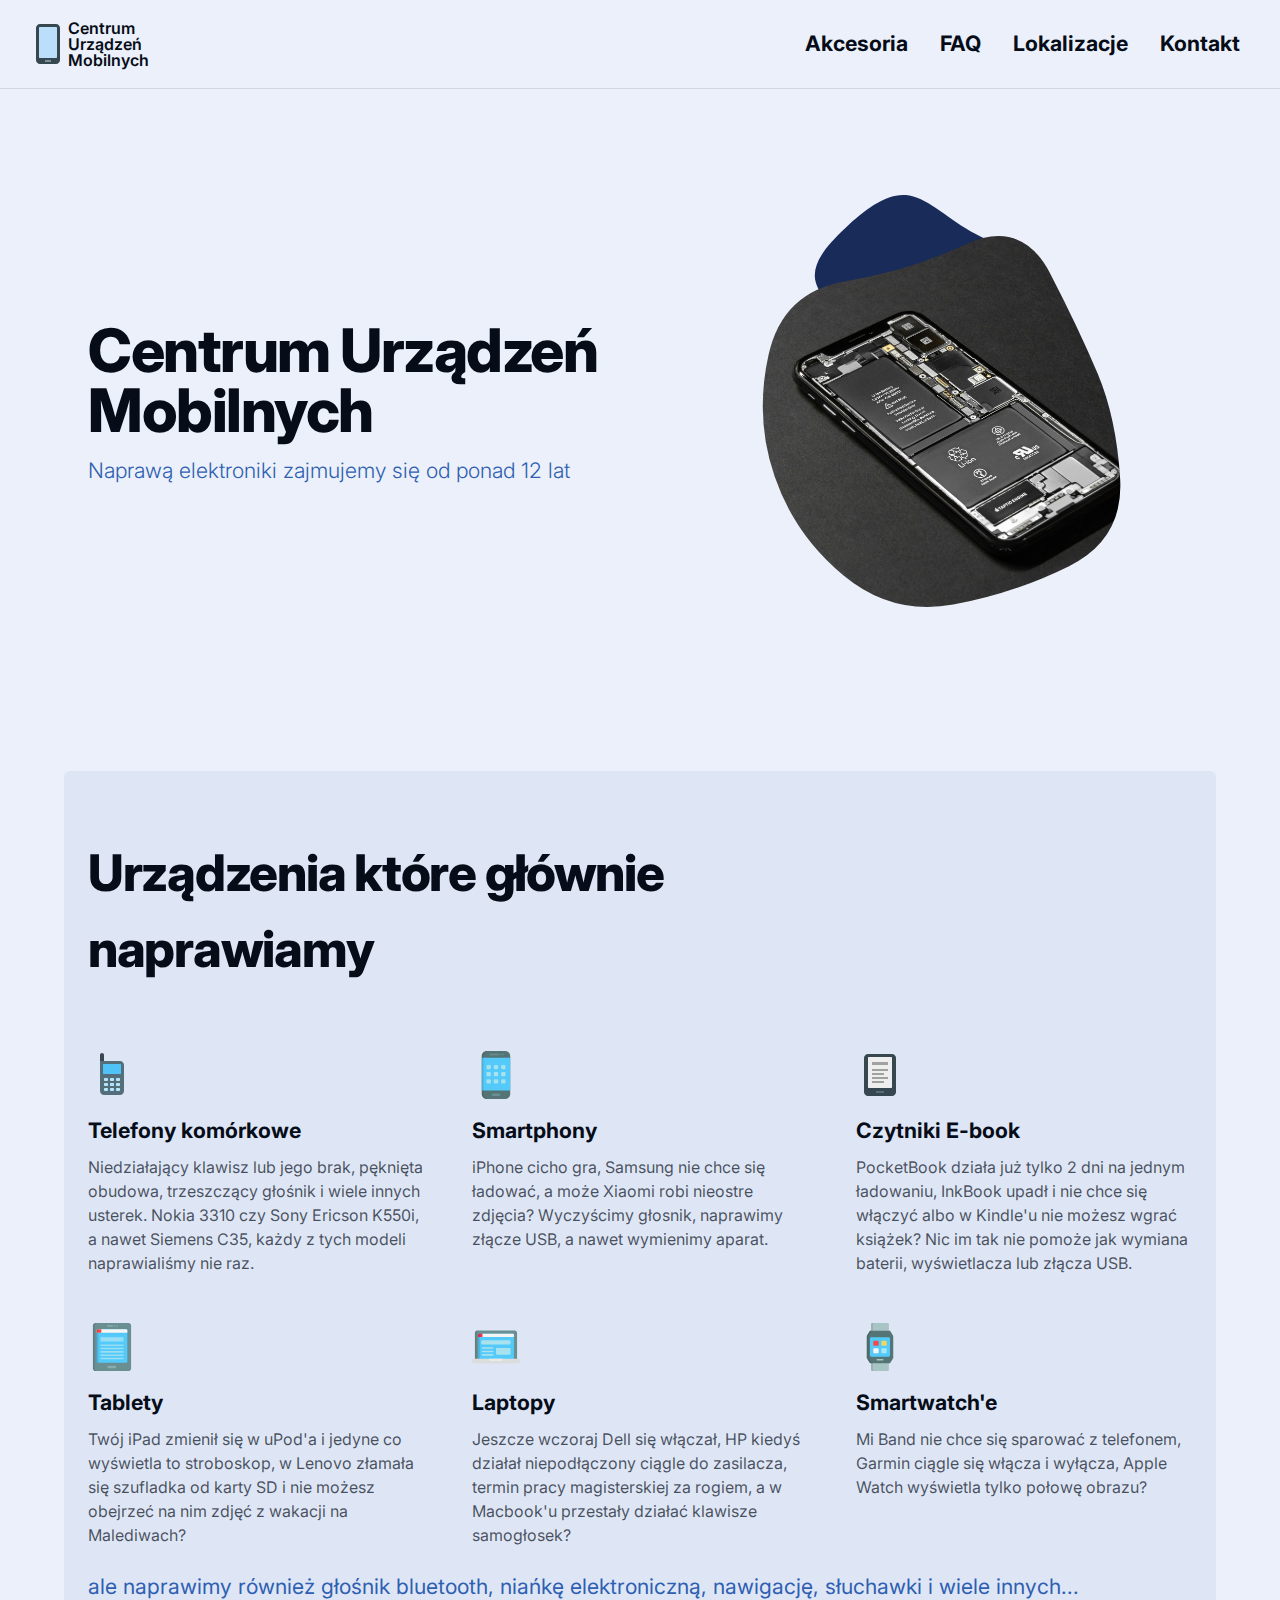
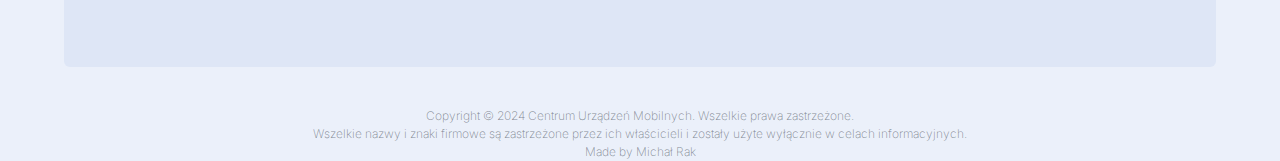
<file: index.html>
<!DOCTYPE html><html lang="pl"> <head><meta charset="UTF-8"><meta name="description" content="Strona serwisu telefonów, tabletów, laptopów, czytników e-book oraz wielu innych urządzeń elektronicznych"><meta name="viewport" content="width=device-width"><link rel="icon" type="image/svg+xml" href="/phone-android.svg"><meta name="generator" content="Astro v4.0.1"><title>  Centrum Urządzeń Mobilnych</title><meta name="astro-view-transitions-enabled" content="true"><meta name="astro-view-transitions-fallback" content="animate"><link rel="stylesheet" href="/_astro/accessories.uBlfj_4X.css" /><script type="module" src="/_astro/hoisted.orYLOFLh.js"></script></head> <body class="bg-background flex flex-col min-h-screen w-screen justify-center inset-0 font-heading"> <header> <nav class="relative border-b dark:border-white/10 border-black/10 bg-background px-4 py-1 lg:px-6 lg:py-4"> <div class="flex flex-wrap justify-between items-center mx-auto max-w-screen-xl"> <a href="/" class="flex items-center -space-x-4 group"> <img src="/phone-android.svg" class="mr-3 h-9 sm:h-12" alt="Page logo"> <div class="flex flex-col items-start -space-y-2 text-text group-hover:text-accent transition-colors duration-300"> <span class="font-semibold text-sm md:text-base">Centrum</span> <span class="font-semibold text-sm md:text-base">Urządzeń</span> <span class="font-semibold text-sm md:text-base">Mobilnych</span> </div> </a> <input class="md:hidden peer/menu z-10 w-5 h-4 -mr-1 opacity-0" type="checkbox"> <span class="md:hidden absolute right-3 w-5 h-1 bg-primary rounded peer-checked/menu:rotate-45 peer-checked/menu:-translate-y-[0px] translate-y-[6px] transition-all duration-300"></span> <span class="md:hidden absolute right-3 w-5 h-1 bg-primary rounded peer-checked/menu:hidden transition-all duration-300"></span> <span class="md:hidden absolute right-3 w-5 h-1 bg-primary rounded peer-checked/menu:-rotate-45 peer-checked/menu:translate-y-[0px] -translate-y-[6px] transition-all duration-300"></span> <div class="bg-background/90 md:bg-transparent fixed md:relative px-4 py-1 peer-checked/menu:-translate-x-[768px] ml-[768px] md:ml-0 top-12 left-0 md:left-auto md:right-0 md:top-0 justify-between items-center w-full md:flex md:w-auto lg:order-1 transition-transform duration-300"> <ul class="flex flex-col items-end md:items-center my-auto font-medium md:flex-row md:space-x-6 lg:space-x-8"> <!-- <li>
            <a href="#" class="nav_link">Company</a>
          </li> --> <li> <a href="/accessories" class="nav_link">Akcesoria</a> </li> <li> <a href="/faq" class="nav_link">FAQ</a> </li> <li> <a href="/locations" class="nav_link">Lokalizacje</a> </li> <li> <a href="/contact" class="nav_link">Kontakt</a> </li> </ul> </div> </div> </nav> </header>  <main class="flex flex-col justify-center w-full items-center py-6 px-5 space-y-8 lg:py-10 lg:px-16 lg:space-y-16">  <section class="bg-background"> <div class="grid max-w-screen-xl px-6 py-8 mx-auto lg:gap-8 xl:gap-0 lg:py-16 lg:grid-cols-12"> <div class="mr-auto place-self-center lg:col-span-7"> <h1 class="text-text max-w-2xl mb-4 text-4xl font-extrabold tracking-tight leading-none md:text-5xl xl:text-6xl">Centrum Urządzeń Mobilnych</h1> <p class="text-accent max-w-2xl mb-6 font-light lg:mb-8 md:text-lg lg:text-xl">Naprawą elektroniki zajmujemy się od ponad 12 lat</p> </div> <div class="hidden lg:mt-0 lg:col-span-5 lg:flex relative"> <svg class="w-[350px] h-[350px] absolute " viewBox="0 30 200 200" xmlns="http://www.w3.org/2000/svg"> <path class="fill-primary" d="M36.5,-48C51.3,-39.6,69.8,-34.2,79.5,-21.7C89.2,-9.3,90,10.1,84.2,27.2C78.4,44.3,66.1,59.2,51,62.8C35.9,66.3,17.9,58.6,6.3,49.9C-5.4,41.3,-10.8,31.8,-15.2,24.7C-19.6,17.7,-23.1,13.2,-30.9,6.1C-38.7,-1,-50.8,-10.7,-52.5,-20.6C-54.1,-30.5,-45.4,-40.5,-34.9,-50.3C-24.5,-60.1,-12.2,-69.7,-0.7,-68.8C10.9,-67.9,21.8,-56.4,36.5,-48Z" transform="translate(100 100)"></path> </svg> <svg class="z-10 w-[450px] h-[450px]" viewBox="0 0 480 480" xmlns="http://www.w3.org/2000/svg" xmlns:xlink="http://www.w3.org/1999/xlink"> <defs> <clipPath id="blob"> <path fill="#474bff" d="M414,304.5Q418,369,359.5,398Q301,427,236,439Q171,451,119,408Q67,365,45.5,302.5Q24,240,39,172.5Q54,105,121.5,94Q189,83,249,55Q309,27,339.5,86Q370,145,390,192.5Q410,240,414,304.5Z"></path> </clipPath> </defs> <image x="0" y="0" width="100%" height="100%" clip-path="url(#blob)" xlink:href="/bg2.webp" preserveAspectRatio="xMidYMid slice"></image> </svg> </div> </div> </section> <section class="bg-secondary/30 rounded-md"> <div class="py-8 px-4 mx-auto max-w-screen-xl sm:py-16 lg:px-6"> <div class="max-w-screen-md mb-6 lg:mb-16"> <h2 class="mb-4 text-4xl tracking-tight font-extrabold text-text">
Urządzenia które głównie naprawiamy
</h2> </div> <div class="space-y-8 md:grid md:grid-cols-2 lg:grid-cols-3 md:gap-12 md:space-y-0"> <div> <div class="flex justify-center items-center mb-4 w-10 h-10 lg:h-12 lg:w-12"> <img src="/icons/cell-phone.svg" alt="cellphone icon"> </div> <h3 class="mb-2 text-xl font-bold text-text"> Telefony komórkowe </h3> <p class="text-text/70"> Niedziałający klawisz lub jego brak, pęknięta obudowa, trzeszczący głośnik i wiele innych usterek. Nokia 3310 czy Sony Ericson K550i, a nawet Siemens C35, każdy z tych modeli naprawialiśmy nie raz. </p> </div> <div> <div class="flex justify-center items-center mb-4 w-10 h-10 lg:h-12 lg:w-12"> <img src="/icons/smartphone.svg" alt="smartphone icon"> </div> <h3 class="mb-2 text-xl font-bold text-text"> Smartphony </h3> <p class="text-text/70"> iPhone cicho gra, Samsung nie chce się ładować, a może Xiaomi robi nieostre zdjęcia? Wyczyścimy głosnik, naprawimy złącze USB, a nawet wymienimy aparat. </p> </div> <div> <div class="flex justify-center items-center mb-4 w-10 h-10 lg:h-12 lg:w-12"> <img src="/icons/kindle.svg" alt="kindle icon"> </div> <h3 class="mb-2 text-xl font-bold text-text"> Czytniki E-book </h3> <p class="text-text/70"> PocketBook działa już tylko 2 dni na jednym ładowaniu, InkBook upadł i nie chce się włączyć albo w Kindle&#39;u nie możesz wgrać książek? Nic im tak nie pomoże jak wymiana baterii, wyświetlacza lub złącza USB. </p> </div> <div> <div class="flex justify-center items-center mb-4 w-10 h-10 lg:h-12 lg:w-12"> <img src="/icons/tablet.svg" alt="tablet icon"> </div> <h3 class="mb-2 text-xl font-bold text-text"> Tablety </h3> <p class="text-text/70"> Twój iPad zmienił się w uPod&#39;a i jedyne co wyświetla to stroboskop, w Lenovo złamała się szufladka od karty SD i nie możesz obejrzeć na nim zdjęć z wakacji na Malediwach? </p> </div> <div> <div class="flex justify-center items-center mb-4 w-10 h-10 lg:h-12 lg:w-12"> <img src="/icons/macbook.svg" alt="laptop icon"> </div> <h3 class="mb-2 text-xl font-bold text-text"> Laptopy </h3> <p class="text-text/70"> Jeszcze wczoraj Dell się włączał, HP kiedyś działał niepodłączony ciągle do zasilacza, termin pracy magisterskiej za rogiem, a w Macbook&#39;u przestały działać klawisze samogłosek? </p> </div> <div> <div class="flex justify-center items-center mb-4 w-10 h-10 lg:h-12 lg:w-12"> <img src="/icons/smartwatch.svg" alt="smartwatch icon"> </div> <h3 class="mb-2 text-xl font-bold text-text"> Smartwatch&#39;e </h3> <p class="text-text/70"> Mi Band nie chce się sparować z telefonem, Garmin ciągle się włącza i wyłącza, Apple Watch wyświetla tylko połowę obrazu? </p> </div> </div> <p class="text-accent sm:text-xl mt-6">
ale naprawimy również głośnik bluetooth, niańkę elektroniczną, nawigację, słuchawki i wiele innych...
</p> </div> </section>  </main>  <footer class="flex flex-col justify-center items-center mt-auto text-center text-xxs lg:text-sm text-text/50 font-extralight pt-20 md:pt-0"> <p>
Copyright © 2024 Centrum Urządzeń Mobilnych. Wszelkie
    prawa zastrzeżone.
</p> <p>
Wszelkie nazwy i znaki firmowe są zastrzeżone przez ich właścicieli i
    zostały użyte wyłącznie w celach informacyjnych.
</p> <p>Made by <a class="hover:text-accent/30" href="https://github.com/Rmichal503" target="_blank">Michał Rak</a></p> </footer> </body></html>
</file>
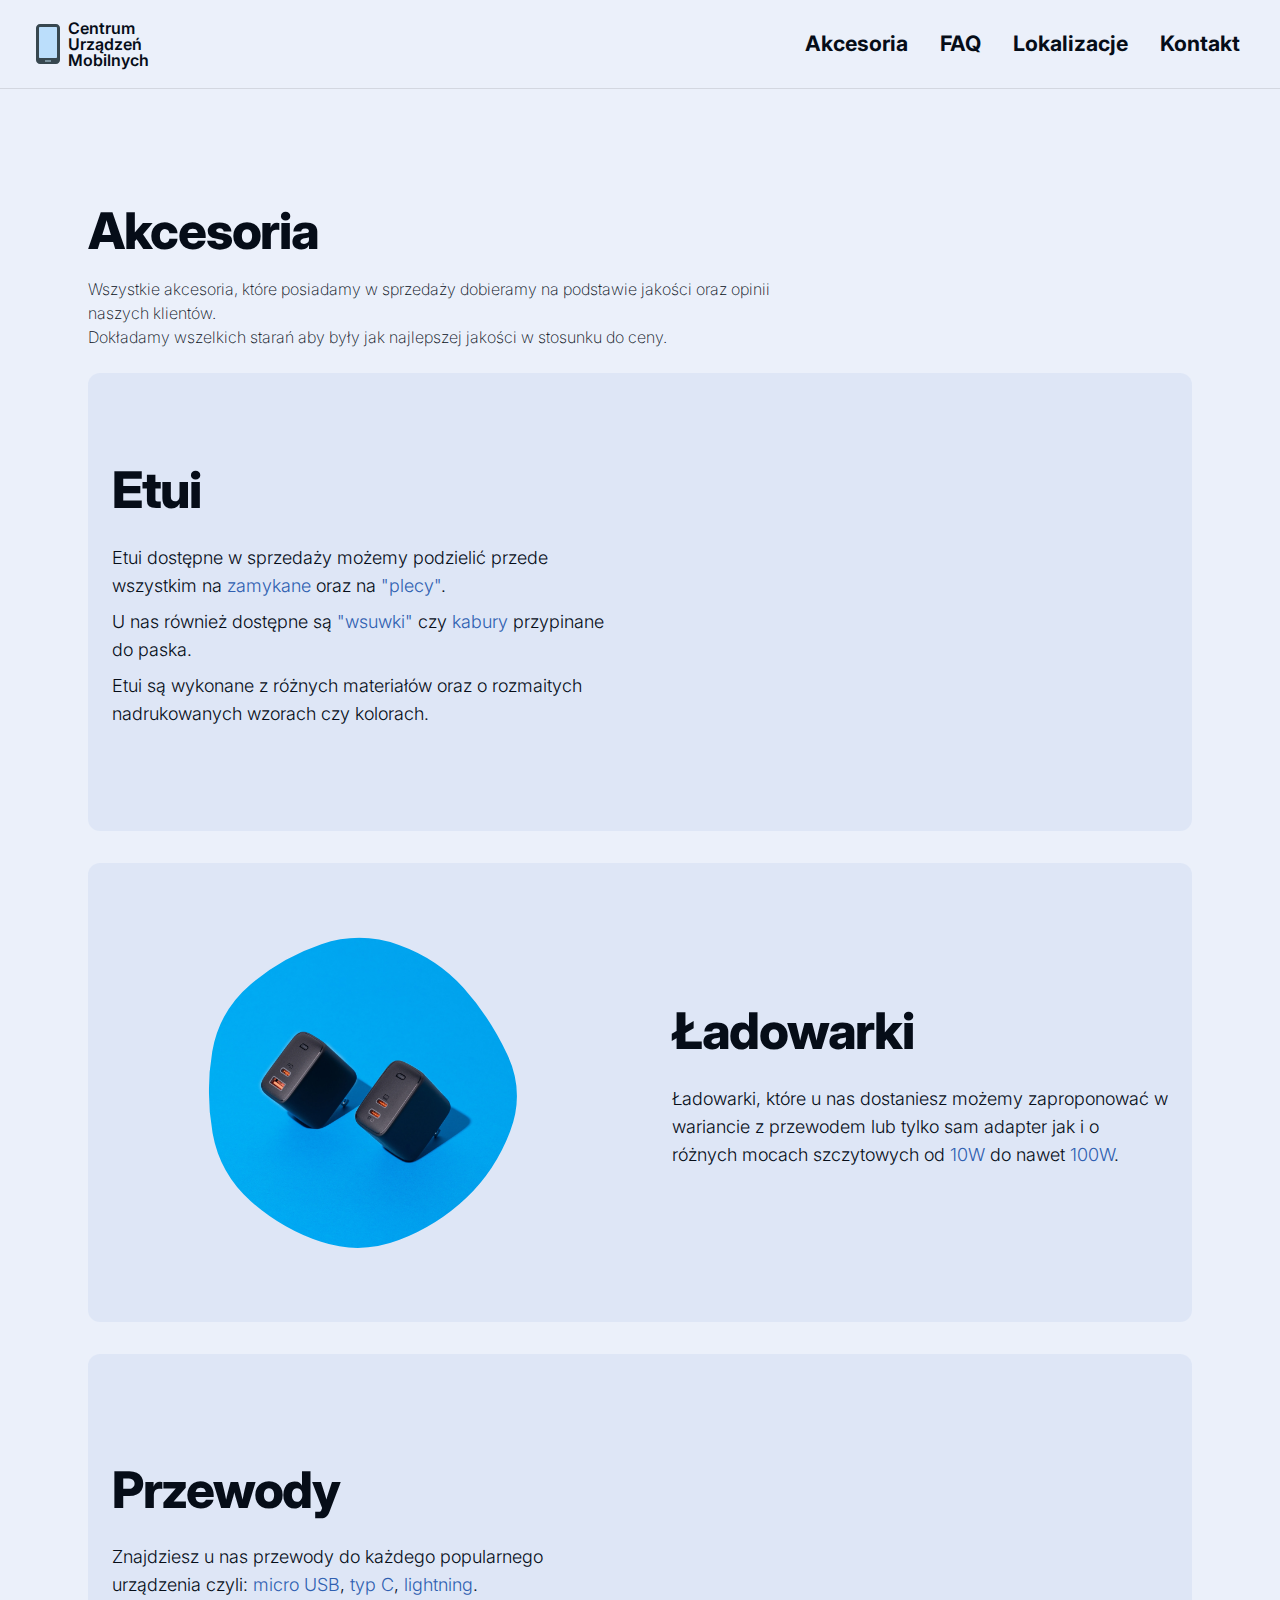
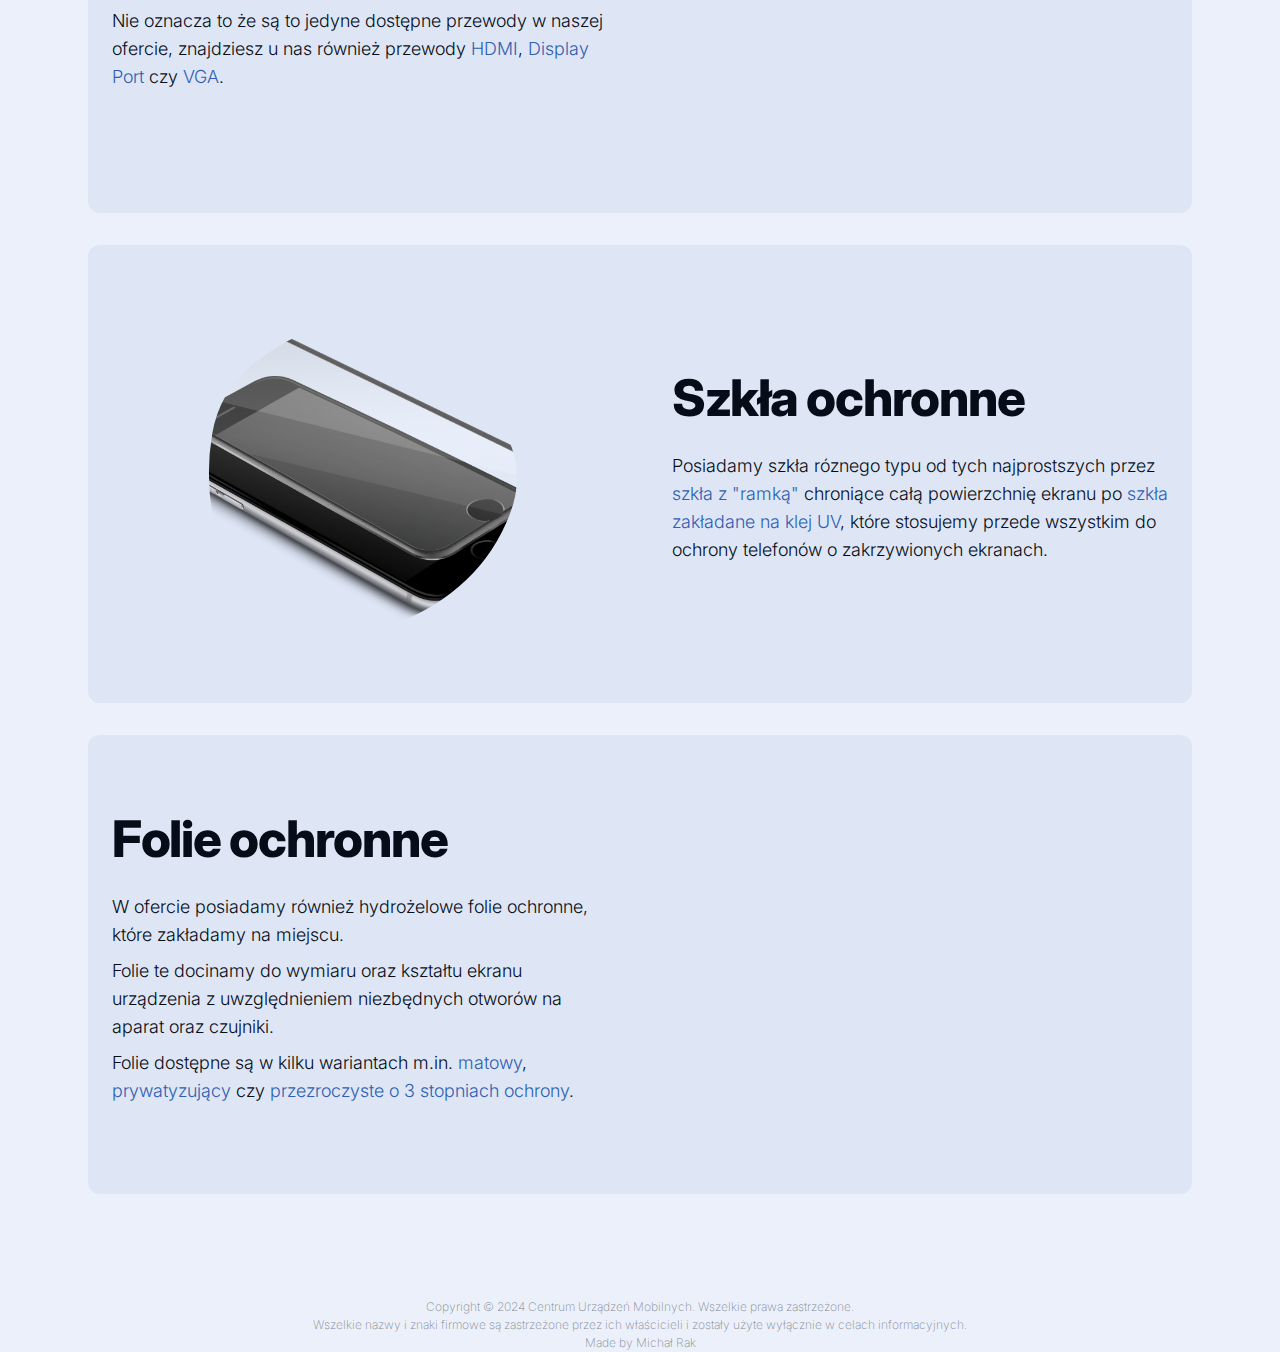
<file: accessories/index.html>
<!DOCTYPE html><html lang="pl"> <head><meta charset="UTF-8"><meta name="description" content="Strona serwisu telefonów, tabletów, laptopów, czytników e-book oraz wielu innych urządzeń elektronicznych"><meta name="viewport" content="width=device-width"><link rel="icon" type="image/svg+xml" href="/phone-android.svg"><meta name="generator" content="Astro v4.0.1"><title>  Centrum Urządzeń Mobilnych</title><meta name="astro-view-transitions-enabled" content="true"><meta name="astro-view-transitions-fallback" content="animate"><link rel="stylesheet" href="/_astro/accessories.uBlfj_4X.css" /><script type="module" src="/_astro/hoisted.orYLOFLh.js"></script></head> <body class="bg-background flex flex-col min-h-screen w-screen justify-center inset-0 font-heading"> <header> <nav class="relative border-b dark:border-white/10 border-black/10 bg-background px-4 py-1 lg:px-6 lg:py-4"> <div class="flex flex-wrap justify-between items-center mx-auto max-w-screen-xl"> <a href="/" class="flex items-center -space-x-4 group"> <img src="/phone-android.svg" class="mr-3 h-9 sm:h-12" alt="Page logo"> <div class="flex flex-col items-start -space-y-2 text-text group-hover:text-accent transition-colors duration-300"> <span class="font-semibold text-sm md:text-base">Centrum</span> <span class="font-semibold text-sm md:text-base">Urządzeń</span> <span class="font-semibold text-sm md:text-base">Mobilnych</span> </div> </a> <input class="md:hidden peer/menu z-10 w-5 h-4 -mr-1 opacity-0" type="checkbox"> <span class="md:hidden absolute right-3 w-5 h-1 bg-primary rounded peer-checked/menu:rotate-45 peer-checked/menu:-translate-y-[0px] translate-y-[6px] transition-all duration-300"></span> <span class="md:hidden absolute right-3 w-5 h-1 bg-primary rounded peer-checked/menu:hidden transition-all duration-300"></span> <span class="md:hidden absolute right-3 w-5 h-1 bg-primary rounded peer-checked/menu:-rotate-45 peer-checked/menu:translate-y-[0px] -translate-y-[6px] transition-all duration-300"></span> <div class="bg-background/90 md:bg-transparent fixed md:relative px-4 py-1 peer-checked/menu:-translate-x-[768px] ml-[768px] md:ml-0 top-12 left-0 md:left-auto md:right-0 md:top-0 justify-between items-center w-full md:flex md:w-auto lg:order-1 transition-transform duration-300"> <ul class="flex flex-col items-end md:items-center my-auto font-medium md:flex-row md:space-x-6 lg:space-x-8"> <!-- <li>
            <a href="#" class="nav_link">Company</a>
          </li> --> <li> <a href="/accessories" class="nav_link">Akcesoria</a> </li> <li> <a href="/faq" class="nav_link">FAQ</a> </li> <li> <a href="/locations" class="nav_link">Lokalizacje</a> </li> <li> <a href="/contact" class="nav_link">Kontakt</a> </li> </ul> </div> </div> </nav> </header>  <main class="flex flex-col justify-center w-full items-center py-6 px-5 space-y-8 lg:py-10 lg:px-16 lg:space-y-16">  <section class="bg-background flex flex-col justify-center gap-8"> <div class="py-8 px-4 mx-auto max-w-screen-xl sm:py-16 lg:px-6"> <h2 class="mb-2 text-4xl tracking-tight font-extrabold text-text">
Akcesoria
</h2> <div class="text-text mb-6 font-extralight md:w-2/3"> <p>
Wszystkie akcesoria, które posiadamy w sprzedaży dobieramy na podstawie
        jakości oraz opinii naszych klientów.
</p> <p>
Dokładamy wszelkich starań aby były jak najlepszej jakości w stosunku do
        ceny.
</p> </div> <div class="flex flex-col justify-center gap-8"> <div class="bg-secondary/30 rounded-xl gap-8 items-center px-4 max-w-screen-xl xl:gap-16 md:grid md:grid-cols-2 md:grid-rows-1 sm:py-16 lg:px-6">  <div class="mt-4 md:mt-0"> <h2 class="mb-4 text-4xl tracking-tight font-extrabold text-text font-heading"> Etui </h2> <svg class="md:w-2/3 mx-auto md:hidden my-1" viewBox="0 0 480 480" xmlns="http://www.w3.org/2000/svg" xmlns:xlink="http://www.w3.org/1999/xlink"> <defs> <clipPath id="blob"> <path fill="#474bff"></path> </clipPath> </defs> <image x="0" y="0" width="100%" height="100%" clip-path="url(#blob)"  xlink:href="/phoneCase.webp" preserveAspectRatio="xMidYMid slice"></image> </svg> <div class="mb-6 font-light text-text md:text-lg md:space-y-2">  <p>
Etui dostępne w sprzedaży możemy podzielić przede wszystkim na <span class="text-accent">zamykane</span> oraz na <span class="text-accent">"plecy"</span>.
</p> <p>
U nas również dostępne są <span class="text-accent">"wsuwki"</span>
czy <span class="text-accent">kabury</span> przypinane do paska.
</p> <p>
Etui są wykonane z różnych materiałów oraz o rozmaitych nadrukowanych
          wzorach czy kolorach.
</p>  </div> </div> <svg class="md:w-2/3 mx-auto hidden md:block" viewBox="0 0 480 480" xmlns="http://www.w3.org/2000/svg" xmlns:xlink="http://www.w3.org/1999/xlink"> <defs> <clipPath id="blob2"> <path fill="#474bff"></path> </clipPath> </defs> <image x="0" y="0" width="100%" height="100%" clip-path="url(#blob2)"  xlink:href="/phoneCase.webp" preserveAspectRatio="xMidYMid slice"></image> </svg> </div> <div class="bg-secondary/30 rounded-xl gap-8 items-center px-4 max-w-screen-xl xl:gap-16 md:grid md:grid-cols-2 md:grid-rows-1 sm:py-16 lg:px-6"> <svg class="md:w-2/3 mx-auto hidden md:block" viewBox="0 0 480 480" xmlns="http://www.w3.org/2000/svg" xmlns:xlink="http://www.w3.org/1999/xlink"> <defs> <clipPath id="blob1"> <path fill="#474bff" d="M457.5,296.5Q436,353,394,393Q352,433,296,454.5Q240,476,183,457Q126,438,81,398Q36,358,25.5,299Q15,240,25,181Q35,122,81,83Q127,44,183.5,25Q240,6,296,26Q352,46,390,88.5Q428,131,453.5,185.5Q479,240,457.5,296.5Z"></path> </clipPath> </defs> <image x="0" y="0" width="100%" height="100%" clip-path="url(#blob1)"  xlink:href="/phoneCharger.webp" preserveAspectRatio="xMidYMid slice"></image> </svg> <div class="mt-4 md:mt-0"> <h2 class="mb-4 text-4xl tracking-tight font-extrabold text-text font-heading"> Ładowarki </h2> <svg class="md:w-2/3 mx-auto md:hidden my-1" viewBox="0 0 480 480" xmlns="http://www.w3.org/2000/svg" xmlns:xlink="http://www.w3.org/1999/xlink"> <defs> <clipPath id="blob"> <path fill="#474bff" d="M455,297Q438,354,398,399Q358,444,299,459Q240,474,180,461Q120,448,77,403.5Q34,359,20,299.5Q6,240,27,184.5Q48,129,86.5,85Q125,41,182.5,29.5Q240,18,298.5,28Q357,38,401,80Q445,122,458.5,181Q472,240,455,297Z"></path> </clipPath> </defs> <image x="0" y="0" width="100%" height="100%" clip-path="url(#blob)"  xlink:href="/phoneCharger.webp" preserveAspectRatio="xMidYMid slice"></image> </svg> <div class="mb-6 font-light text-text md:text-lg md:space-y-2">  <p>
Ładowarki, które u nas dostaniesz możemy zaproponować w wariancie z
          przewodem lub tylko sam adapter jak i o różnych mocach szczytowych od <span class="text-accent">10W</span> do nawet <span class="text-accent">100W</span>.
</p>  </div> </div>  </div> <div class="bg-secondary/30 rounded-xl gap-8 items-center px-4 max-w-screen-xl xl:gap-16 md:grid md:grid-cols-2 md:grid-rows-1 sm:py-16 lg:px-6">  <div class="mt-4 md:mt-0"> <h2 class="mb-4 text-4xl tracking-tight font-extrabold text-text font-heading"> Przewody </h2> <svg class="md:w-2/3 mx-auto md:hidden my-1" viewBox="0 0 480 480" xmlns="http://www.w3.org/2000/svg" xmlns:xlink="http://www.w3.org/1999/xlink"> <defs> <clipPath id="blob"> <path fill="#474bff" d="M455,297Q438,354,398,399Q358,444,299,459Q240,474,180,461Q120,448,77,403.5Q34,359,20,299.5Q6,240,27,184.5Q48,129,86.5,85Q125,41,182.5,29.5Q240,18,298.5,28Q357,38,401,80Q445,122,458.5,181Q472,240,455,297Z"></path> </clipPath> </defs> <image x="0" y="0" width="100%" height="100%" clip-path="url(#blob)"  xlink:href="/USB.webp" preserveAspectRatio="xMidYMid slice"></image> </svg> <div class="mb-6 font-light text-text md:text-lg md:space-y-2">  <p>
Znajdziesz u nas przewody do każdego popularnego urządzenia czyli: <span class="text-accent">micro USB</span>, <span class="text-accent">typ C</span>, <span class="text-accent">lightning</span>.
</p> <p>
Nie oznacza to że są to jedyne dostępne przewody w naszej ofercie,
          znajdziesz u nas również przewody <span class="text-accent">HDMI</span>,
<span class="text-accent">Display Port</span> czy <span class="text-accent">VGA</span>.
</p>  </div> </div> <svg class="md:w-2/3 mx-auto hidden md:block" viewBox="0 0 480 480" xmlns="http://www.w3.org/2000/svg" xmlns:xlink="http://www.w3.org/1999/xlink"> <defs> <clipPath id="blob2"> <path fill="#474bff" d="M455,297Q438,354,398,399Q358,444,299,459Q240,474,180,461Q120,448,77,403.5Q34,359,20,299.5Q6,240,27,184.5Q48,129,86.5,85Q125,41,182.5,29.5Q240,18,298.5,28Q357,38,401,80Q445,122,458.5,181Q472,240,455,297Z"></path> </clipPath> </defs> <image x="0" y="0" width="100%" height="100%" clip-path="url(#blob2)"  xlink:href="/USB.webp" preserveAspectRatio="xMidYMid slice"></image> </svg> </div> <div class="bg-secondary/30 rounded-xl gap-8 items-center px-4 max-w-screen-xl xl:gap-16 md:grid md:grid-cols-2 md:grid-rows-1 sm:py-16 lg:px-6"> <svg class="md:w-2/3 mx-auto hidden md:block" viewBox="0 0 480 480" xmlns="http://www.w3.org/2000/svg" xmlns:xlink="http://www.w3.org/1999/xlink"> <defs> <clipPath id="blob1"> <path fill="#474bff" d="M449,296Q434,352,392.5,392.5Q351,433,295.5,448Q240,463,180.5,454Q121,445,85,397.5Q49,350,30,295Q11,240,27,183Q43,126,85.5,86.5Q128,47,184,34Q240,21,299,28Q358,35,394.5,82.5Q431,130,447.5,185Q464,240,449,296Z"></path> </clipPath> </defs> <image x="0" y="0" width="100%" height="100%" clip-path="url(#blob1)"  xlink:href="/phoneGlass.webp" preserveAspectRatio="xMidYMid slice"></image> </svg> <div class="mt-4 md:mt-0"> <h2 class="mb-4 text-4xl tracking-tight font-extrabold text-text font-heading"> Szkła ochronne </h2> <svg class="md:w-2/3 mx-auto md:hidden my-1" viewBox="0 0 480 480" xmlns="http://www.w3.org/2000/svg" xmlns:xlink="http://www.w3.org/1999/xlink"> <defs> <clipPath id="blob"> <path fill="#474bff" d="M449,296Q434,352,392.5,392.5Q351,433,295.5,448Q240,463,180.5,454Q121,445,85,397.5Q49,350,30,295Q11,240,27,183Q43,126,85.5,86.5Q128,47,184,34Q240,21,299,28Q358,35,394.5,82.5Q431,130,447.5,185Q464,240,449,296Z"></path> </clipPath> </defs> <image x="0" y="0" width="100%" height="100%" clip-path="url(#blob)"  xlink:href="/phoneGlass.webp" preserveAspectRatio="xMidYMid slice"></image> </svg> <div class="mb-6 font-light text-text md:text-lg md:space-y-2">  <p>
Posiadamy szkła róznego typu od tych najprostszych przez <span class="text-accent">szkła z "ramką"</span> chroniące całą powierzchnię ekranu po <span class="text-accent">szkła zakładane na klej UV</span>, które stosujemy przede wszystkim do ochrony telefonów o
          zakrzywionych ekranach.
</p>  </div> </div>  </div> <div class="bg-secondary/30 rounded-xl gap-8 items-center px-4 max-w-screen-xl xl:gap-16 md:grid md:grid-cols-2 md:grid-rows-1 sm:py-16 lg:px-6">  <div class="mt-4 md:mt-0"> <h2 class="mb-4 text-4xl tracking-tight font-extrabold text-text font-heading"> Folie ochronne </h2> <svg class="md:w-2/3 mx-auto md:hidden my-1" viewBox="0 0 480 480" xmlns="http://www.w3.org/2000/svg" xmlns:xlink="http://www.w3.org/1999/xlink"> <defs> <clipPath id="blob"> <path fill="#474bff" d="M449,296Q434,352,392.5,392.5Q351,433,295.5,448Q240,463,180.5,454Q121,445,85,397.5Q49,350,30,295Q11,240,27,183Q43,126,85.5,86.5Q128,47,184,34Q240,21,299,28Q358,35,394.5,82.5Q431,130,447.5,185Q464,240,449,296Z"></path> </clipPath> </defs> <image x="0" y="0" width="100%" height="100%" clip-path="url(#blob)"  xlink:href="/phoneFilm.webp" preserveAspectRatio="xMidYMid slice"></image> </svg> <div class="mb-6 font-light text-text md:text-lg md:space-y-2">  <p>
W ofercie posiadamy również hydrożelowe folie ochronne, które
          zakładamy na miejscu.
</p> <p>
Folie te docinamy do wymiaru oraz kształtu ekranu urządzenia z
          uwzględnieniem niezbędnych otworów na aparat oraz czujniki.
</p> <p>
Folie dostępne są w kilku wariantach m.in. <span class="text-accent">matowy</span>, <span class="text-accent">prywatyzujący</span> czy <span class="text-accent">przezroczyste o 3 stopniach ochrony</span>.
</p>  </div> </div> <svg class="md:w-2/3 mx-auto hidden md:block" viewBox="0 0 480 480" xmlns="http://www.w3.org/2000/svg" xmlns:xlink="http://www.w3.org/1999/xlink"> <defs> <clipPath id="blob2"> <path fill="#474bff" d="M449,296Q434,352,392.5,392.5Q351,433,295.5,448Q240,463,180.5,454Q121,445,85,397.5Q49,350,30,295Q11,240,27,183Q43,126,85.5,86.5Q128,47,184,34Q240,21,299,28Q358,35,394.5,82.5Q431,130,447.5,185Q464,240,449,296Z"></path> </clipPath> </defs> <image x="0" y="0" width="100%" height="100%" clip-path="url(#blob2)"  xlink:href="/phoneFilm.webp" preserveAspectRatio="xMidYMid slice"></image> </svg> </div> </div> </div> </section>  </main>  <footer class="flex flex-col justify-center items-center mt-auto text-center text-xxs lg:text-sm text-text/50 font-extralight pt-20 md:pt-0"> <p>
Copyright © 2024 Centrum Urządzeń Mobilnych. Wszelkie
    prawa zastrzeżone.
</p> <p>
Wszelkie nazwy i znaki firmowe są zastrzeżone przez ich właścicieli i
    zostały użyte wyłącznie w celach informacyjnych.
</p> <p>Made by <a class="hover:text-accent/30" href="https://github.com/Rmichal503" target="_blank">Michał Rak</a></p> </footer> </body></html>
</file>
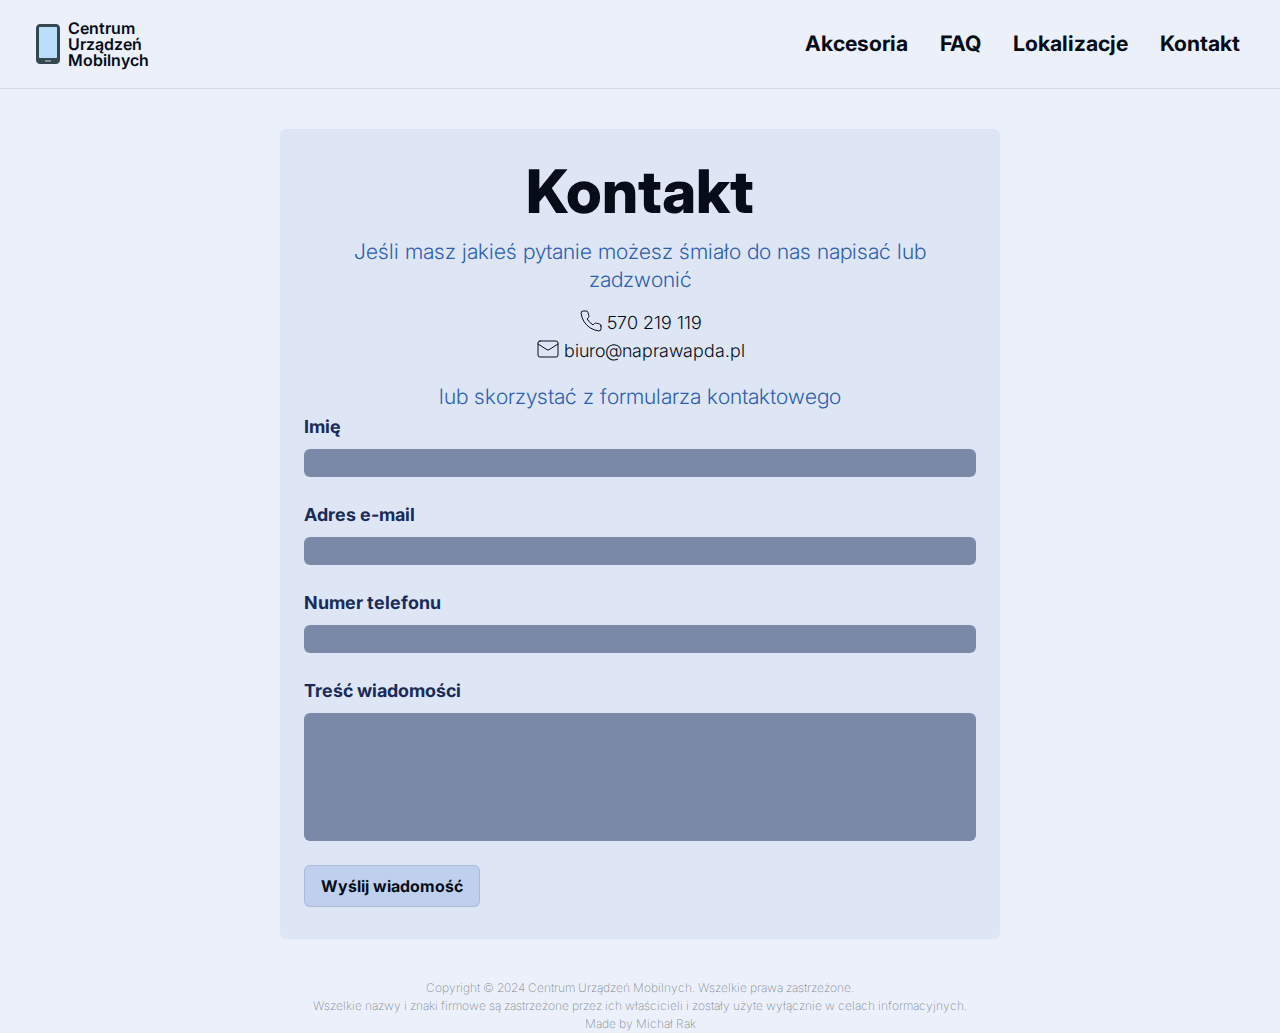
<file: contact/index.html>
<!DOCTYPE html><html lang="pl"> <head><meta charset="UTF-8"><meta name="description" content="Strona serwisu telefonów, tabletów, laptopów, czytników e-book oraz wielu innych urządzeń elektronicznych"><meta name="viewport" content="width=device-width"><link rel="icon" type="image/svg+xml" href="/phone-android.svg"><meta name="generator" content="Astro v4.0.1"><title>  Centrum Urządzeń Mobilnych</title><meta name="astro-view-transitions-enabled" content="true"><meta name="astro-view-transitions-fallback" content="animate"><link rel="stylesheet" href="/_astro/accessories.uBlfj_4X.css" /><script type="module" src="/_astro/hoisted.orYLOFLh.js"></script></head> <body class="bg-background flex flex-col min-h-screen w-screen justify-center inset-0 font-heading"> <header> <nav class="relative border-b dark:border-white/10 border-black/10 bg-background px-4 py-1 lg:px-6 lg:py-4"> <div class="flex flex-wrap justify-between items-center mx-auto max-w-screen-xl"> <a href="/" class="flex items-center -space-x-4 group"> <img src="/phone-android.svg" class="mr-3 h-9 sm:h-12" alt="Page logo"> <div class="flex flex-col items-start -space-y-2 text-text group-hover:text-accent transition-colors duration-300"> <span class="font-semibold text-sm md:text-base">Centrum</span> <span class="font-semibold text-sm md:text-base">Urządzeń</span> <span class="font-semibold text-sm md:text-base">Mobilnych</span> </div> </a> <input class="md:hidden peer/menu z-10 w-5 h-4 -mr-1 opacity-0" type="checkbox"> <span class="md:hidden absolute right-3 w-5 h-1 bg-primary rounded peer-checked/menu:rotate-45 peer-checked/menu:-translate-y-[0px] translate-y-[6px] transition-all duration-300"></span> <span class="md:hidden absolute right-3 w-5 h-1 bg-primary rounded peer-checked/menu:hidden transition-all duration-300"></span> <span class="md:hidden absolute right-3 w-5 h-1 bg-primary rounded peer-checked/menu:-rotate-45 peer-checked/menu:translate-y-[0px] -translate-y-[6px] transition-all duration-300"></span> <div class="bg-background/90 md:bg-transparent fixed md:relative px-4 py-1 peer-checked/menu:-translate-x-[768px] ml-[768px] md:ml-0 top-12 left-0 md:left-auto md:right-0 md:top-0 justify-between items-center w-full md:flex md:w-auto lg:order-1 transition-transform duration-300"> <ul class="flex flex-col items-end md:items-center my-auto font-medium md:flex-row md:space-x-6 lg:space-x-8"> <!-- <li>
            <a href="#" class="nav_link">Company</a>
          </li> --> <li> <a href="/accessories" class="nav_link">Akcesoria</a> </li> <li> <a href="/faq" class="nav_link">FAQ</a> </li> <li> <a href="/locations" class="nav_link">Lokalizacje</a> </li> <li> <a href="/contact" class="nav_link">Kontakt</a> </li> </ul> </div> </div> </nav> </header>  <main class="flex flex-col justify-center w-full items-center py-6 px-5 space-y-8 lg:py-10 lg:px-16 lg:space-y-16">  <section class="bg-secondary/30 py-8 px-4 mx-auto max-w-screen-xl lg:px-6 rounded-md"> <h1 class="text-text font-extrabold text-4xl mb-4 md:text-5xl xl:text-6xl text-center">
Kontakt
</h1> <p class="text-accent text-center max-w-2xl mb-2 font-light lg:mb-4 md:text-lg lg:text-xl">
Jeśli masz jakieś pytanie możesz śmiało do nas napisać lub zadzwonić
</p> <div class="flex flex-col justify-center items-center"> <a href="tel:+48570219119" class="flex text-text space-x-1 justify-center hover:text-accent transition-colors duration-300 w-fit"> <svg xmlns="http://www.w3.org/2000/svg" width="24" height="24" viewBox="0 0 24 24" fill="none" stroke="currentColor" stroke-width="1" stroke-linecap="round" stroke-linejoin="round" class="lucide lucide-phone"><path d="M22 16.92v3a2 2 0 0 1-2.18 2 19.79 19.79 0 0 1-8.63-3.07 19.5 19.5 0 0 1-6-6 19.79 19.79 0 0 1-3.07-8.67A2 2 0 0 1 4.11 2h3a2 2 0 0 1 2 1.72 12.84 12.84 0 0 0 .7 2.81 2 2 0 0 1-.45 2.11L8.09 9.91a16 16 0 0 0 6 6l1.27-1.27a2 2 0 0 1 2.11-.45 12.84 12.84 0 0 0 2.81.7A2 2 0 0 1 22 16.92z"></path></svg> <p class="max-w-2xl font-light text-xs md:text-sm lg:text-lg">
570 219 119
</p> </a> <a href="mailto:biuro@naprawapda.pl" class="flex text-text space-x-1 justify-center hover:text-accent transition-colors duration-300 w-fit"> <svg xmlns="http://www.w3.org/2000/svg" width="24" height="24" viewBox="0 0 24 24" fill="none" stroke="currentColor" stroke-width="1" stroke-linecap="round" stroke-linejoin="round" class="lucide lucide-mail"><rect width="20" height="16" x="2" y="4" rx="2"></rect><path d="m22 7-8.97 5.7a1.94 1.94 0 0 1-2.06 0L2 7"></path></svg> <p class="max-w-2xl font-light text-xs md:text-sm lg:text-lg">
biuro@naprawapda.pl
</p> </a> </div> <p class="text-accent text-center max-w-2xl font-light mt-2 lg:mt-4 lg:text-xl">
lub skorzystać z formularza kontaktowego
</p> <form id="contact_form" action="https://submit-form.com/hvuQ97vPa" class="flex flex-col justify-center space-y-6"> <label class="form_label" for="username"><p>Imię</p> <input class="form_input" type="text" name="username" id="username" required> </label> <label class="form_label" for="useremail"><p>Adres e-mail</p> <input class="form_input" type="email" name="useremail" id="useremail" required> </label> <label class="form_label" for="phone_number"><p>Numer telefonu</p> <input class="form_input" type="number" name="phone_number" id="phone_number" required> </label> <label class="form_label" for="message"><p>Treść wiadomości</p> <textarea class="form_input h-32 resize-none" name="message" id="message" required></textarea> </label> <input type="hidden" name="_redirect" value="https://serwistelefon.pl/contact/reply"> <input type="hidden" name="_append" value="false"> <button class="btn_primary" type="submit">Wyślij wiadomość</button> </form> </section> <!-- <div class="h-captcha" data-captcha="true"></div> --> <!-- <input
  type="hidden"
  name="redirect"
  value="https://pda-cum.netlify.app/locations"
/> --> <!-- <input
  type="checkbox"
  name="botcheck"
  class="hidden"
  style="display: none;"
/> --> <!-- <form
  id="contact_form"
    action="https://submit-form.com/echo"
    method="POST"
    class="flex flex-col justify-center space-y-6"
  >
    <label class="form_label" for="username"><p>Imię</p></label>
    <input class="form_input" type="text" name="username" id="username" required />
    <label class="form_label" for="useremail"><p>Adres e-mail</p></label>
    <input class="form_input" type="email" name="useremail" id="useremail" required />
    <label class="form_label" for="message"><p>Treść wiadomości</p></label>
    <textarea class="form_input h-32 resize-none" name="message" id="message" required
    ></textarea>
    <input
      type="hidden"
      name="_redirect"
      value=`${Astro.url.origin}/locations`
    />
    <input type="hidden" name="_append" value="false" />
    <button class="btn_primary" type="submit">Wyślij wiadomość</button>
  </form> -->  </main>  <footer class="flex flex-col justify-center items-center mt-auto text-center text-xxs lg:text-sm text-text/50 font-extralight pt-20 md:pt-0"> <p>
Copyright © 2024 Centrum Urządzeń Mobilnych. Wszelkie
    prawa zastrzeżone.
</p> <p>
Wszelkie nazwy i znaki firmowe są zastrzeżone przez ich właścicieli i
    zostały użyte wyłącznie w celach informacyjnych.
</p> <p>Made by <a class="hover:text-accent/30" href="https://github.com/Rmichal503" target="_blank">Michał Rak</a></p> </footer> </body></html>
</file>
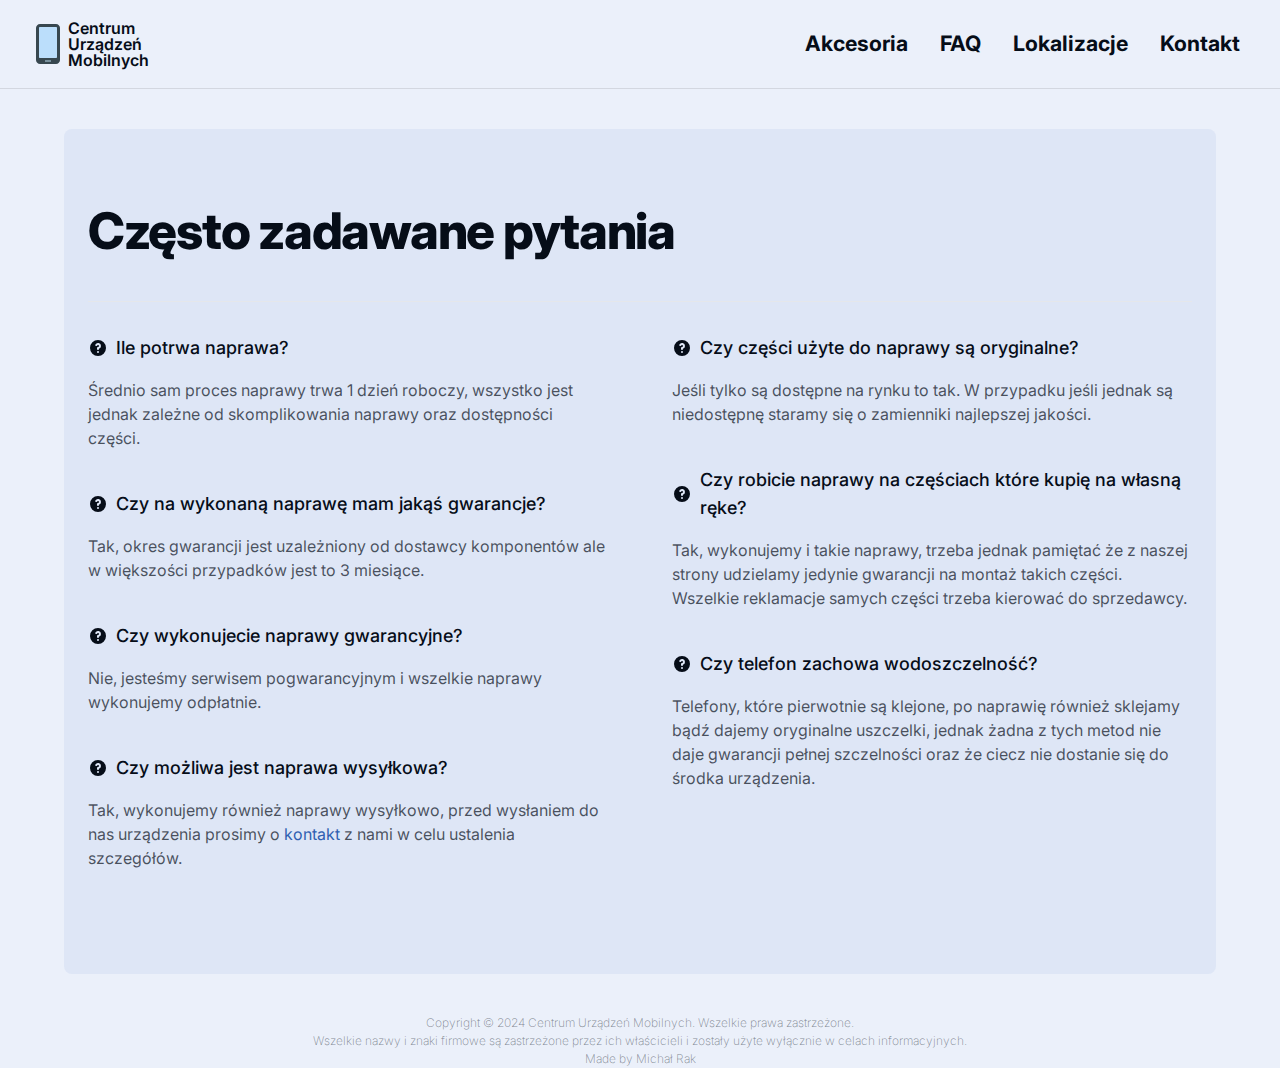
<file: faq/index.html>
<!DOCTYPE html><html lang="pl"> <head><meta charset="UTF-8"><meta name="description" content="Strona serwisu telefonów, tabletów, laptopów, czytników e-book oraz wielu innych urządzeń elektronicznych"><meta name="viewport" content="width=device-width"><link rel="icon" type="image/svg+xml" href="/phone-android.svg"><meta name="generator" content="Astro v4.0.1"><title>  Centrum Urządzeń Mobilnych</title><meta name="astro-view-transitions-enabled" content="true"><meta name="astro-view-transitions-fallback" content="animate"><link rel="stylesheet" href="/_astro/accessories.uBlfj_4X.css" /><script type="module" src="/_astro/hoisted.orYLOFLh.js"></script></head> <body class="bg-background flex flex-col min-h-screen w-screen justify-center inset-0 font-heading"> <header> <nav class="relative border-b dark:border-white/10 border-black/10 bg-background px-4 py-1 lg:px-6 lg:py-4"> <div class="flex flex-wrap justify-between items-center mx-auto max-w-screen-xl"> <a href="/" class="flex items-center -space-x-4 group"> <img src="/phone-android.svg" class="mr-3 h-9 sm:h-12" alt="Page logo"> <div class="flex flex-col items-start -space-y-2 text-text group-hover:text-accent transition-colors duration-300"> <span class="font-semibold text-sm md:text-base">Centrum</span> <span class="font-semibold text-sm md:text-base">Urządzeń</span> <span class="font-semibold text-sm md:text-base">Mobilnych</span> </div> </a> <input class="md:hidden peer/menu z-10 w-5 h-4 -mr-1 opacity-0" type="checkbox"> <span class="md:hidden absolute right-3 w-5 h-1 bg-primary rounded peer-checked/menu:rotate-45 peer-checked/menu:-translate-y-[0px] translate-y-[6px] transition-all duration-300"></span> <span class="md:hidden absolute right-3 w-5 h-1 bg-primary rounded peer-checked/menu:hidden transition-all duration-300"></span> <span class="md:hidden absolute right-3 w-5 h-1 bg-primary rounded peer-checked/menu:-rotate-45 peer-checked/menu:translate-y-[0px] -translate-y-[6px] transition-all duration-300"></span> <div class="bg-background/90 md:bg-transparent fixed md:relative px-4 py-1 peer-checked/menu:-translate-x-[768px] ml-[768px] md:ml-0 top-12 left-0 md:left-auto md:right-0 md:top-0 justify-between items-center w-full md:flex md:w-auto lg:order-1 transition-transform duration-300"> <ul class="flex flex-col items-end md:items-center my-auto font-medium md:flex-row md:space-x-6 lg:space-x-8"> <!-- <li>
            <a href="#" class="nav_link">Company</a>
          </li> --> <li> <a href="/accessories" class="nav_link">Akcesoria</a> </li> <li> <a href="/faq" class="nav_link">FAQ</a> </li> <li> <a href="/locations" class="nav_link">Lokalizacje</a> </li> <li> <a href="/contact" class="nav_link">Kontakt</a> </li> </ul> </div> </div> </nav> </header>  <main class="flex flex-col justify-center w-full items-center py-6 px-5 space-y-8 lg:py-10 lg:px-16 lg:space-y-16">  <section class="bg-secondary/30 rounded-lg"> <div class="py-8 px-4 mx-auto max-w-screen-xl sm:py-16 lg:px-6"> <h2 class="mb-8 text-4xl tracking-tight font-extrabold text-text">Często zadawane pytania</h2> <div class="grid pt-8 text-left border-t border-gray-200 md:gap-16 dark:border-gray-700 md:grid-cols-2"> <div> <div class="mb-10 text-text/70"> <h3 class="flex items-center mb-4 text-lg font-medium text-text"> <svg class="flex-shrink-0 mr-2 w-5 h-5" fill="currentColor" viewBox="0 0 20 20" xmlns="http://www.w3.org/2000/svg"><path fill-rule="evenodd" d="M18 10a8 8 0 11-16 0 8 8 0 0116 0zm-8-3a1 1 0 00-.867.5 1 1 0 11-1.731-1A3 3 0 0113 8a3.001 3.001 0 01-2 2.83V11a1 1 0 11-2 0v-1a1 1 0 011-1 1 1 0 100-2zm0 8a1 1 0 100-2 1 1 0 000 2z" clip-rule="evenodd"></path></svg> Ile potrwa naprawa? </h3>  <p>Średnio sam proces naprawy trwa 1 dzień roboczy, wszystko jest jednak zależne od skomplikowania naprawy oraz dostępności części.</p>  </div> <div class="mb-10 text-text/70"> <h3 class="flex items-center mb-4 text-lg font-medium text-text"> <svg class="flex-shrink-0 mr-2 w-5 h-5" fill="currentColor" viewBox="0 0 20 20" xmlns="http://www.w3.org/2000/svg"><path fill-rule="evenodd" d="M18 10a8 8 0 11-16 0 8 8 0 0116 0zm-8-3a1 1 0 00-.867.5 1 1 0 11-1.731-1A3 3 0 0113 8a3.001 3.001 0 01-2 2.83V11a1 1 0 11-2 0v-1a1 1 0 011-1 1 1 0 100-2zm0 8a1 1 0 100-2 1 1 0 000 2z" clip-rule="evenodd"></path></svg> Czy na wykonaną naprawę mam jakąś gwarancje? </h3>  <p>Tak, okres gwarancji jest uzależniony od dostawcy komponentów ale w większości przypadków jest to 3 miesiące.</p>  </div> <div class="mb-10 text-text/70"> <h3 class="flex items-center mb-4 text-lg font-medium text-text"> <svg class="flex-shrink-0 mr-2 w-5 h-5" fill="currentColor" viewBox="0 0 20 20" xmlns="http://www.w3.org/2000/svg"><path fill-rule="evenodd" d="M18 10a8 8 0 11-16 0 8 8 0 0116 0zm-8-3a1 1 0 00-.867.5 1 1 0 11-1.731-1A3 3 0 0113 8a3.001 3.001 0 01-2 2.83V11a1 1 0 11-2 0v-1a1 1 0 011-1 1 1 0 100-2zm0 8a1 1 0 100-2 1 1 0 000 2z" clip-rule="evenodd"></path></svg> Czy wykonujecie naprawy gwarancyjne? </h3>  <p>Nie, jesteśmy serwisem pogwarancyjnym i wszelkie naprawy wykonujemy odpłatnie.</p>  </div> <div class="mb-10 text-text/70"> <h3 class="flex items-center mb-4 text-lg font-medium text-text"> <svg class="flex-shrink-0 mr-2 w-5 h-5" fill="currentColor" viewBox="0 0 20 20" xmlns="http://www.w3.org/2000/svg"><path fill-rule="evenodd" d="M18 10a8 8 0 11-16 0 8 8 0 0116 0zm-8-3a1 1 0 00-.867.5 1 1 0 11-1.731-1A3 3 0 0113 8a3.001 3.001 0 01-2 2.83V11a1 1 0 11-2 0v-1a1 1 0 011-1 1 1 0 100-2zm0 8a1 1 0 100-2 1 1 0 000 2z" clip-rule="evenodd"></path></svg> Czy możliwa jest naprawa wysyłkowa? </h3>  <p>Tak, wykonujemy również naprawy wysyłkowo, przed wysłaniem do nas urządzenia prosimy o <a class="text-accent" href="/contact">kontakt</a> z nami w celu ustalenia szczegółów.</p>  </div> </div> <div> <div class="mb-10 text-text/70"> <h3 class="flex items-center mb-4 text-lg font-medium text-text"> <svg class="flex-shrink-0 mr-2 w-5 h-5" fill="currentColor" viewBox="0 0 20 20" xmlns="http://www.w3.org/2000/svg"><path fill-rule="evenodd" d="M18 10a8 8 0 11-16 0 8 8 0 0116 0zm-8-3a1 1 0 00-.867.5 1 1 0 11-1.731-1A3 3 0 0113 8a3.001 3.001 0 01-2 2.83V11a1 1 0 11-2 0v-1a1 1 0 011-1 1 1 0 100-2zm0 8a1 1 0 100-2 1 1 0 000 2z" clip-rule="evenodd"></path></svg> Czy części użyte do naprawy są oryginalne? </h3>  <p>Jeśli tylko są dostępne na rynku to tak. W przypadku jeśli jednak są niedostępnę staramy się o zamienniki najlepszej jakości.</p>  </div> <div class="mb-10 text-text/70"> <h3 class="flex items-center mb-4 text-lg font-medium text-text"> <svg class="flex-shrink-0 mr-2 w-5 h-5" fill="currentColor" viewBox="0 0 20 20" xmlns="http://www.w3.org/2000/svg"><path fill-rule="evenodd" d="M18 10a8 8 0 11-16 0 8 8 0 0116 0zm-8-3a1 1 0 00-.867.5 1 1 0 11-1.731-1A3 3 0 0113 8a3.001 3.001 0 01-2 2.83V11a1 1 0 11-2 0v-1a1 1 0 011-1 1 1 0 100-2zm0 8a1 1 0 100-2 1 1 0 000 2z" clip-rule="evenodd"></path></svg> Czy robicie naprawy na częściach które kupię na własną ręke? </h3>  <p>Tak, wykonujemy i takie naprawy, trzeba jednak pamiętać że z naszej strony udzielamy jedynie gwarancji na montaż takich części. Wszelkie reklamacje samych części trzeba kierować do sprzedawcy.</p>  </div> <div class="mb-10 text-text/70"> <h3 class="flex items-center mb-4 text-lg font-medium text-text"> <svg class="flex-shrink-0 mr-2 w-5 h-5" fill="currentColor" viewBox="0 0 20 20" xmlns="http://www.w3.org/2000/svg"><path fill-rule="evenodd" d="M18 10a8 8 0 11-16 0 8 8 0 0116 0zm-8-3a1 1 0 00-.867.5 1 1 0 11-1.731-1A3 3 0 0113 8a3.001 3.001 0 01-2 2.83V11a1 1 0 11-2 0v-1a1 1 0 011-1 1 1 0 100-2zm0 8a1 1 0 100-2 1 1 0 000 2z" clip-rule="evenodd"></path></svg> Czy telefon zachowa wodoszczelność? </h3>  <p>Telefony, które pierwotnie są klejone, po naprawię również sklejamy bądź dajemy oryginalne uszczelki, jednak żadna z tych metod nie daje gwarancji pełnej szczelności oraz że ciecz nie dostanie się do środka urządzenia.</p>  </div> </div> </div> </div> </section>  </main>  <footer class="flex flex-col justify-center items-center mt-auto text-center text-xxs lg:text-sm text-text/50 font-extralight pt-20 md:pt-0"> <p>
Copyright © 2024 Centrum Urządzeń Mobilnych. Wszelkie
    prawa zastrzeżone.
</p> <p>
Wszelkie nazwy i znaki firmowe są zastrzeżone przez ich właścicieli i
    zostały użyte wyłącznie w celach informacyjnych.
</p> <p>Made by <a class="hover:text-accent/30" href="https://github.com/Rmichal503" target="_blank">Michał Rak</a></p> </footer> </body></html>
</file>
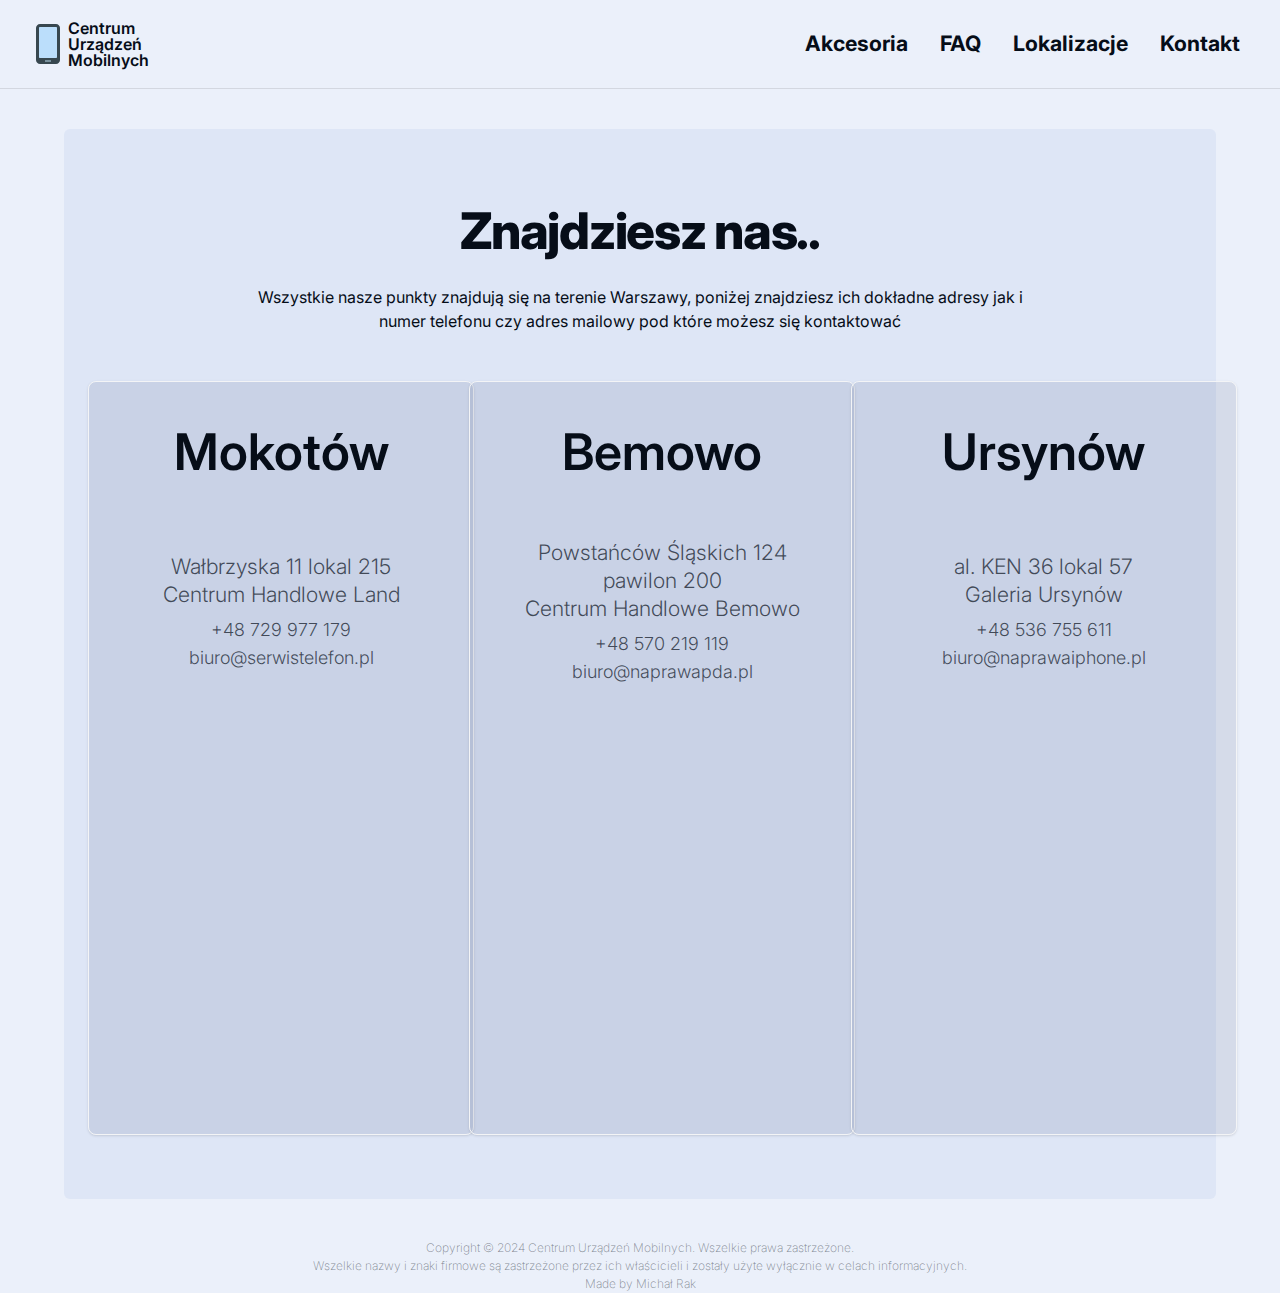
<file: locations/index.html>
<!DOCTYPE html><html lang="pl"> <head><meta charset="UTF-8"><meta name="description" content="Strona serwisu telefonów, tabletów, laptopów, czytników e-book oraz wielu innych urządzeń elektronicznych"><meta name="viewport" content="width=device-width"><link rel="icon" type="image/svg+xml" href="/phone-android.svg"><meta name="generator" content="Astro v4.0.1"><title>  Centrum Urządzeń Mobilnych</title><meta name="astro-view-transitions-enabled" content="true"><meta name="astro-view-transitions-fallback" content="animate"><link rel="stylesheet" href="/_astro/accessories.uBlfj_4X.css" /><script type="module" src="/_astro/hoisted.orYLOFLh.js"></script></head> <body class="bg-background flex flex-col min-h-screen w-screen justify-center inset-0 font-heading"> <header> <nav class="relative border-b dark:border-white/10 border-black/10 bg-background px-4 py-1 lg:px-6 lg:py-4"> <div class="flex flex-wrap justify-between items-center mx-auto max-w-screen-xl"> <a href="/" class="flex items-center -space-x-4 group"> <img src="/phone-android.svg" class="mr-3 h-9 sm:h-12" alt="Page logo"> <div class="flex flex-col items-start -space-y-2 text-text group-hover:text-accent transition-colors duration-300"> <span class="font-semibold text-sm md:text-base">Centrum</span> <span class="font-semibold text-sm md:text-base">Urządzeń</span> <span class="font-semibold text-sm md:text-base">Mobilnych</span> </div> </a> <input class="md:hidden peer/menu z-10 w-5 h-4 -mr-1 opacity-0" type="checkbox"> <span class="md:hidden absolute right-3 w-5 h-1 bg-primary rounded peer-checked/menu:rotate-45 peer-checked/menu:-translate-y-[0px] translate-y-[6px] transition-all duration-300"></span> <span class="md:hidden absolute right-3 w-5 h-1 bg-primary rounded peer-checked/menu:hidden transition-all duration-300"></span> <span class="md:hidden absolute right-3 w-5 h-1 bg-primary rounded peer-checked/menu:-rotate-45 peer-checked/menu:translate-y-[0px] -translate-y-[6px] transition-all duration-300"></span> <div class="bg-background/90 md:bg-transparent fixed md:relative px-4 py-1 peer-checked/menu:-translate-x-[768px] ml-[768px] md:ml-0 top-12 left-0 md:left-auto md:right-0 md:top-0 justify-between items-center w-full md:flex md:w-auto lg:order-1 transition-transform duration-300"> <ul class="flex flex-col items-end md:items-center my-auto font-medium md:flex-row md:space-x-6 lg:space-x-8"> <!-- <li>
            <a href="#" class="nav_link">Company</a>
          </li> --> <li> <a href="/accessories" class="nav_link">Akcesoria</a> </li> <li> <a href="/faq" class="nav_link">FAQ</a> </li> <li> <a href="/locations" class="nav_link">Lokalizacje</a> </li> <li> <a href="/contact" class="nav_link">Kontakt</a> </li> </ul> </div> </div> </nav> </header>  <main class="flex flex-col justify-center w-full items-center py-6 px-5 space-y-8 lg:py-10 lg:px-16 lg:space-y-16">  <section class="py-8 px-4 mx-auto max-w-screen-xl lg:py-16 lg:px-6 bg-secondary/30 rounded-md"> <div class="mx-auto max-w-screen-md text-center mb-8 lg:mb-12"> <h2 class="mb-4 text-4xl tracking-tight font-extrabold text-text">
Znajdziesz nas..
</h2> <p class="text-text">Wszystkie nasze punkty znajdują się na terenie Warszawy, poniżej znajdziesz ich dokładne adresy jak i numer telefonu czy adres mailowy pod które możesz się kontaktować</p> </div> <div class="space-y-8 lg:grid lg:grid-cols-3 sm:gap-6 xl:gap-10 lg:space-y-0"> <div class="flex flex-col justify-between p-6 mx-auto max-w-lg text-center text-text bg-primary/10 rounded-lg border border-gray-100 shadow dark:border-gray-600 xl:p-8"> <h3 class="md:mb-4 text-3xl lg:text-4xl font-semibold">Mokotów</h3> <div class="font-light text-text/70 sm:text-lg my-4 lg:my-8">  <p class=" md:text-xl">Wałbrzyska 11 lokal 215</p> <p class="mb-2 md:text-xl">Centrum Handlowe Land</p> <div class="flex flex-col items-center font-light"> <a class="hover:text-accent text-accent lg:text-text/70 transition-colors duration-300 cursor-pointer" href="tel:+48570219119">+48 729 977 179</a> <a class="hover:text-accent text-accent lg:text-text/70 transition-colors duration-300 cursor-pointer" href="mailto:biuro@serwistelefon.pl">biuro@serwistelefon.pl</a> </div>  </div> <iframe class="w-full h-64 xl:w-80 lg:h-96 self-center" src="https://www.google.com/maps/embed?pb=!1m18!1m12!1m3!1d78300.79398144106!2d20.88491131640624!3d52.17251500000001!2m3!1f0!2f0!3f0!3m2!1i1024!2i768!4f13.1!3m3!1m2!1s0x471932b8a322cca9%3A0x609f4ec76af4d59b!2sCentrum%20Urz%C4%85dze%C5%84%20Mobilnych!5e0!3m2!1spl!2spl!4v1701894922088!5m2!1spl!2spl" style="border:0;" allowfullscreen="" loading="lazy" referrerpolicy="no-referrer-when-downgrade"></iframe> </div> <div class="flex flex-col justify-between p-6 mx-auto max-w-lg text-center text-text bg-primary/10 rounded-lg border border-gray-100 shadow dark:border-gray-600 xl:p-8"> <h3 class="md:mb-4 text-3xl lg:text-4xl font-semibold">Bemowo</h3> <div class="font-light text-text/70 sm:text-lg my-4 lg:my-8">  <p class=" md:text-xl">Powstańców Śląskich 124 pawilon 200</p> <p class="mb-2 md:text-xl">Centrum Handlowe Bemowo</p> <div class="flex flex-col items-center font-light"> <a class="hover:text-accent text-accent lg:text-text/70 transition-colors duration-300 cursor-pointer" href="tel:+48570219119">+48 570 219 119</a> <a class="hover:text-accent text-accent lg:text-text/70 transition-colors duration-300 cursor-pointer" href="mailto:biuro@naprawapda.pl">biuro@naprawapda.pl</a> </div>  </div> <iframe class="w-full h-64 xl:w-80 lg:h-96 self-center" src="https://www.google.com/maps/embed?pb=!1m18!1m12!1m3!1d78140.88112235656!2d20.788026016406253!3d52.26331489999998!2m3!1f0!2f0!3f0!3m2!1i1024!2i768!4f13.1!3m3!1m2!1s0x471eca52b5e5840b%3A0x844382f63935d121!2zQ2VudHJ1bSBVcnrEhWR6xJnFhCBNb2JpbG55Y2g!5e0!3m2!1spl!2spl!4v1701894848738!5m2!1spl!2spl" style="border:0;" allowfullscreen="" loading="lazy" referrerpolicy="no-referrer-when-downgrade"></iframe> </div> <div class="flex flex-col justify-between p-6 mx-auto max-w-lg text-center text-text bg-primary/10 rounded-lg border border-gray-100 shadow dark:border-gray-600 xl:p-8"> <h3 class="md:mb-4 text-3xl lg:text-4xl font-semibold">Ursynów</h3> <div class="font-light text-text/70 sm:text-lg my-4 lg:my-8">  <p class=" md:text-xl">al. KEN 36 lokal 57</p> <p class="mb-2 md:text-xl">Galeria Ursynów</p> <div class="flex flex-col items-center font-light"> <a class="hover:text-accent text-accent lg:text-text/70 transition-colors duration-300 cursor-pointer" href="tel:+48570219119">+48 536 755 611</a> <a class="hover:text-accent text-accent lg:text-text/70 transition-colors duration-300 cursor-pointer" href="mailto:biuro@naprawaiphone.pl">biuro@naprawaiphone.pl</a> </div>  </div> <iframe class="w-full h-64 xl:w-80 lg:h-96 self-center" src="https://www.google.com/maps/embed?pb=!1m18!1m12!1m3!1d78300.79398144106!2d20.88491131640624!3d52.17251500000001!2m3!1f0!2f0!3f0!3m2!1i1024!2i768!4f13.1!3m3!1m2!1s0x471933edf1427651%3A0xbf6322f9d69069a1!2sCentrum%20Urz%C4%85dze%C5%84%20Mobilnych!5e0!3m2!1spl!2spl!4v1701894976827!5m2!1spl!2spl" style="border:0;" allowfullscreen="" loading="lazy" referrerpolicy="no-referrer-when-downgrade"></iframe> </div> </div> </section>  </main>  <footer class="flex flex-col justify-center items-center mt-auto text-center text-xxs lg:text-sm text-text/50 font-extralight pt-20 md:pt-0"> <p>
Copyright © 2024 Centrum Urządzeń Mobilnych. Wszelkie
    prawa zastrzeżone.
</p> <p>
Wszelkie nazwy i znaki firmowe są zastrzeżone przez ich właścicieli i
    zostały użyte wyłącznie w celach informacyjnych.
</p> <p>Made by <a class="hover:text-accent/30" href="https://github.com/Rmichal503" target="_blank">Michał Rak</a></p> </footer> </body></html>
</file>
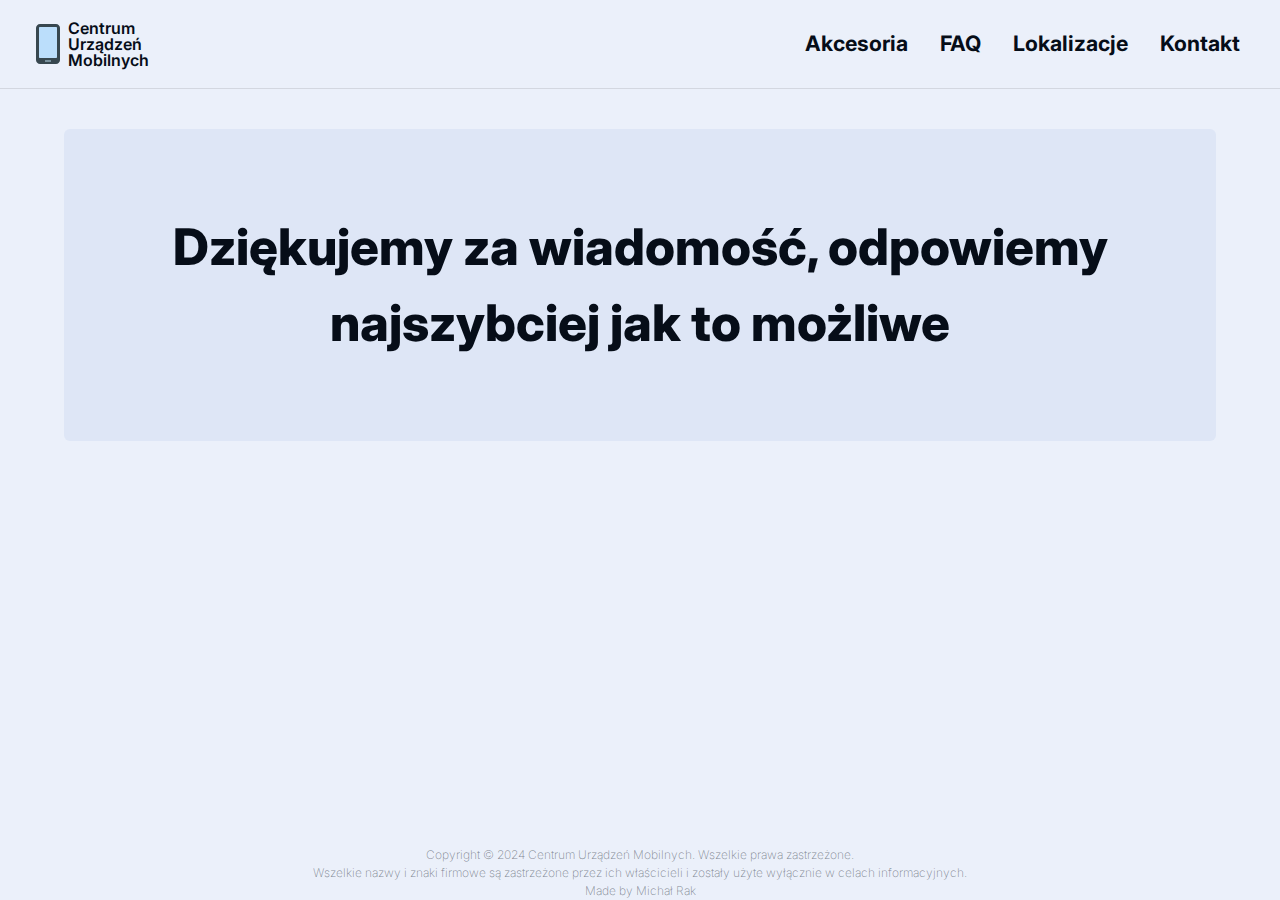
<file: contact/reply/index.html>
<!DOCTYPE html><html lang="pl"> <head><meta charset="UTF-8"><meta name="description" content="Strona serwisu telefonów, tabletów, laptopów, czytników e-book oraz wielu innych urządzeń elektronicznych"><meta name="viewport" content="width=device-width"><link rel="icon" type="image/svg+xml" href="/phone-android.svg"><meta name="generator" content="Astro v4.0.1"><title>  Centrum Urządzeń Mobilnych</title><meta name="astro-view-transitions-enabled" content="true"><meta name="astro-view-transitions-fallback" content="animate"><link rel="stylesheet" href="/_astro/accessories.uBlfj_4X.css" /><script type="module" src="/_astro/hoisted.orYLOFLh.js"></script></head> <body class="bg-background flex flex-col min-h-screen w-screen justify-center inset-0 font-heading"> <header> <nav class="relative border-b dark:border-white/10 border-black/10 bg-background px-4 py-1 lg:px-6 lg:py-4"> <div class="flex flex-wrap justify-between items-center mx-auto max-w-screen-xl"> <a href="/" class="flex items-center -space-x-4 group"> <img src="/phone-android.svg" class="mr-3 h-9 sm:h-12" alt="Page logo"> <div class="flex flex-col items-start -space-y-2 text-text group-hover:text-accent transition-colors duration-300"> <span class="font-semibold text-sm md:text-base">Centrum</span> <span class="font-semibold text-sm md:text-base">Urządzeń</span> <span class="font-semibold text-sm md:text-base">Mobilnych</span> </div> </a> <input class="md:hidden peer/menu z-10 w-5 h-4 -mr-1 opacity-0" type="checkbox"> <span class="md:hidden absolute right-3 w-5 h-1 bg-primary rounded peer-checked/menu:rotate-45 peer-checked/menu:-translate-y-[0px] translate-y-[6px] transition-all duration-300"></span> <span class="md:hidden absolute right-3 w-5 h-1 bg-primary rounded peer-checked/menu:hidden transition-all duration-300"></span> <span class="md:hidden absolute right-3 w-5 h-1 bg-primary rounded peer-checked/menu:-rotate-45 peer-checked/menu:translate-y-[0px] -translate-y-[6px] transition-all duration-300"></span> <div class="bg-background/90 md:bg-transparent fixed md:relative px-4 py-1 peer-checked/menu:-translate-x-[768px] ml-[768px] md:ml-0 top-12 left-0 md:left-auto md:right-0 md:top-0 justify-between items-center w-full md:flex md:w-auto lg:order-1 transition-transform duration-300"> <ul class="flex flex-col items-end md:items-center my-auto font-medium md:flex-row md:space-x-6 lg:space-x-8"> <!-- <li>
            <a href="#" class="nav_link">Company</a>
          </li> --> <li> <a href="/accessories" class="nav_link">Akcesoria</a> </li> <li> <a href="/faq" class="nav_link">FAQ</a> </li> <li> <a href="/locations" class="nav_link">Lokalizacje</a> </li> <li> <a href="/contact" class="nav_link">Kontakt</a> </li> </ul> </div> </div> </nav> </header>  <main class="flex flex-col justify-center w-full items-center py-6 px-5 space-y-8 lg:py-10 lg:px-16 lg:space-y-16">  <section class="h-full"> <div class="bg-secondary/30 mx-auto max-w-screen-xl px-2 lg:px-20 py-1 lg:py-20 rounded-md"> <h1 class="text-text text-4xl font-extrabold text-center">
Dziękujemy za wiadomość, odpowiemy najszybciej jak to możliwe
</h1> </div> </section>  </main>  <footer class="flex flex-col justify-center items-center mt-auto text-center text-xxs lg:text-sm text-text/50 font-extralight pt-20 md:pt-0"> <p>
Copyright © 2024 Centrum Urządzeń Mobilnych. Wszelkie
    prawa zastrzeżone.
</p> <p>
Wszelkie nazwy i znaki firmowe są zastrzeżone przez ich właścicieli i
    zostały użyte wyłącznie w celach informacyjnych.
</p> <p>Made by <a class="hover:text-accent/30" href="https://github.com/Rmichal503" target="_blank">Michał Rak</a></p> </footer> </body></html>
</file>
<file: _astro/accessories.uBlfj_4X.css>
@import"https://fonts.googleapis.com/css2?family=Inter:wght@100..900&display=swap";*,:before,:after{box-sizing:border-box;border-width:0;border-style:solid;border-color:#e5e7eb}:before,:after{--tw-content: ""}html{line-height:1.5;-webkit-text-size-adjust:100%;-moz-tab-size:4;-o-tab-size:4;tab-size:4;font-family:ui-sans-serif,system-ui,-apple-system,BlinkMacSystemFont,Segoe UI,Roboto,Helvetica Neue,Arial,Noto Sans,sans-serif,"Apple Color Emoji","Segoe UI Emoji",Segoe UI Symbol,"Noto Color Emoji";font-feature-settings:normal;font-variation-settings:normal}body{margin:0;line-height:inherit}hr{height:0;color:inherit;border-top-width:1px}abbr:where([title]){-webkit-text-decoration:underline dotted;text-decoration:underline dotted}h1,h2,h3,h4,h5,h6{font-size:inherit;font-weight:inherit}a{color:inherit;text-decoration:inherit}b,strong{font-weight:bolder}code,kbd,samp,pre{font-family:ui-monospace,SFMono-Regular,Menlo,Monaco,Consolas,Liberation Mono,Courier New,monospace;font-size:1em}small{font-size:80%}sub,sup{font-size:75%;line-height:0;position:relative;vertical-align:baseline}sub{bottom:-.25em}sup{top:-.5em}table{text-indent:0;border-color:inherit;border-collapse:collapse}button,input,optgroup,select,textarea{font-family:inherit;font-feature-settings:inherit;font-variation-settings:inherit;font-size:100%;font-weight:inherit;line-height:inherit;color:inherit;margin:0;padding:0}button,select{text-transform:none}button,[type=button],[type=reset],[type=submit]{-webkit-appearance:button;background-color:transparent;background-image:none}:-moz-focusring{outline:auto}:-moz-ui-invalid{box-shadow:none}progress{vertical-align:baseline}::-webkit-inner-spin-button,::-webkit-outer-spin-button{height:auto}[type=search]{-webkit-appearance:textfield;outline-offset:-2px}::-webkit-search-decoration{-webkit-appearance:none}::-webkit-file-upload-button{-webkit-appearance:button;font:inherit}summary{display:list-item}blockquote,dl,dd,h1,h2,h3,h4,h5,h6,hr,figure,p,pre{margin:0}fieldset{margin:0;padding:0}legend{padding:0}ol,ul,menu{list-style:none;margin:0;padding:0}dialog{padding:0}textarea{resize:vertical}input::-moz-placeholder,textarea::-moz-placeholder{opacity:1;color:#9ca3af}input::placeholder,textarea::placeholder{opacity:1;color:#9ca3af}button,[role=button]{cursor:pointer}:disabled{cursor:default}img,svg,video,canvas,audio,iframe,embed,object{display:block;vertical-align:middle}img,video{max-width:100%;height:auto}[hidden]{display:none}:root{--text: 6 13 24;--background: 235 240 250;--primary: 24 43 89;--secondary: 191 208 238;--accent: 47 95 177}input[type=number]::-webkit-inner-spin-button,input[type=number]::-webkit-outer-spin-button{-webkit-appearance:none;margin:0}@media (prefers-color-scheme: dark){:root{--text: 231 238 249;--background: 5 10 20;--primary: 166 186 231;--secondary: 17 34 64;--accent: 78 125 208}}*,:before,:after{--tw-border-spacing-x: 0;--tw-border-spacing-y: 0;--tw-translate-x: 0;--tw-translate-y: 0;--tw-rotate: 0;--tw-skew-x: 0;--tw-skew-y: 0;--tw-scale-x: 1;--tw-scale-y: 1;--tw-pan-x: ;--tw-pan-y: ;--tw-pinch-zoom: ;--tw-scroll-snap-strictness: proximity;--tw-gradient-from-position: ;--tw-gradient-via-position: ;--tw-gradient-to-position: ;--tw-ordinal: ;--tw-slashed-zero: ;--tw-numeric-figure: ;--tw-numeric-spacing: ;--tw-numeric-fraction: ;--tw-ring-inset: ;--tw-ring-offset-width: 0px;--tw-ring-offset-color: #fff;--tw-ring-color: rgb(59 130 246 / .5);--tw-ring-offset-shadow: 0 0 #0000;--tw-ring-shadow: 0 0 #0000;--tw-shadow: 0 0 #0000;--tw-shadow-colored: 0 0 #0000;--tw-blur: ;--tw-brightness: ;--tw-contrast: ;--tw-grayscale: ;--tw-hue-rotate: ;--tw-invert: ;--tw-saturate: ;--tw-sepia: ;--tw-drop-shadow: ;--tw-backdrop-blur: ;--tw-backdrop-brightness: ;--tw-backdrop-contrast: ;--tw-backdrop-grayscale: ;--tw-backdrop-hue-rotate: ;--tw-backdrop-invert: ;--tw-backdrop-opacity: ;--tw-backdrop-saturate: ;--tw-backdrop-sepia: }::backdrop{--tw-border-spacing-x: 0;--tw-border-spacing-y: 0;--tw-translate-x: 0;--tw-translate-y: 0;--tw-rotate: 0;--tw-skew-x: 0;--tw-skew-y: 0;--tw-scale-x: 1;--tw-scale-y: 1;--tw-pan-x: ;--tw-pan-y: ;--tw-pinch-zoom: ;--tw-scroll-snap-strictness: proximity;--tw-gradient-from-position: ;--tw-gradient-via-position: ;--tw-gradient-to-position: ;--tw-ordinal: ;--tw-slashed-zero: ;--tw-numeric-figure: ;--tw-numeric-spacing: ;--tw-numeric-fraction: ;--tw-ring-inset: ;--tw-ring-offset-width: 0px;--tw-ring-offset-color: #fff;--tw-ring-color: rgb(59 130 246 / .5);--tw-ring-offset-shadow: 0 0 #0000;--tw-ring-shadow: 0 0 #0000;--tw-shadow: 0 0 #0000;--tw-shadow-colored: 0 0 #0000;--tw-blur: ;--tw-brightness: ;--tw-contrast: ;--tw-grayscale: ;--tw-hue-rotate: ;--tw-invert: ;--tw-saturate: ;--tw-sepia: ;--tw-drop-shadow: ;--tw-backdrop-blur: ;--tw-backdrop-brightness: ;--tw-backdrop-contrast: ;--tw-backdrop-grayscale: ;--tw-backdrop-hue-rotate: ;--tw-backdrop-invert: ;--tw-backdrop-opacity: ;--tw-backdrop-saturate: ;--tw-backdrop-sepia: }.form_label{display:flex;flex-direction:column}.form_label>:not([hidden])~:not([hidden]){--tw-space-y-reverse: 0;margin-top:calc(.5rem * calc(1 - var(--tw-space-y-reverse)));margin-bottom:calc(.5rem * var(--tw-space-y-reverse))}.form_label{font-size:1.125rem;line-height:1.75rem;font-weight:700;color:rgb(var(--primary))}.form_input{border-radius:.375rem;background-color:rgb(var(--primary) / .5);padding-left:.5rem;padding-right:.5rem;font-weight:400;color:rgb(var(--text));transition-property:color,background-color,border-color,text-decoration-color,fill,stroke;transition-timing-function:cubic-bezier(.4,0,.2,1);transition-duration:.3s}.form_input:focus{outline:2px solid transparent;outline-offset:2px}.form_input:focus-visible{outline-color:rgb(var(--accent))}.btn_primary{display:inline-flex;width:-moz-fit-content;width:fit-content;align-items:center;border-radius:.375rem;border-width:1px;border-color:#0000001a;background-color:rgb(var(--secondary));padding:.5rem 1rem;font-weight:700;color:rgb(var(--text));transition-property:all;transition-timing-function:cubic-bezier(.4,0,.2,1);transition-duration:.2s}.btn_primary:hover{--tw-translate-y: -.25rem;transform:translate(var(--tw-translate-x),var(--tw-translate-y)) rotate(var(--tw-rotate)) skew(var(--tw-skew-x)) skewY(var(--tw-skew-y)) scaleX(var(--tw-scale-x)) scaleY(var(--tw-scale-y));color:rgb(var(--accent))}@media (prefers-color-scheme: dark){.btn_primary{border-color:#ffffff1a}}.nav_link{cursor:pointer;font-size:1.333rem;font-weight:700;color:rgb(var(--text));transition-property:color,background-color,border-color,text-decoration-color,fill,stroke;transition-timing-function:cubic-bezier(.4,0,.2,1);transition-duration:.3s}.nav_link:hover{color:rgb(var(--accent))}.fixed{position:fixed}.absolute{position:absolute}.relative{position:relative}.inset-0{inset:0}.left-0{left:0}.right-3{right:.75rem}.top-12{top:3rem}.z-10{z-index:10}.mx-auto{margin-left:auto;margin-right:auto}.my-1{margin-top:.25rem;margin-bottom:.25rem}.my-4{margin-top:1rem;margin-bottom:1rem}.my-auto{margin-top:auto;margin-bottom:auto}.-mr-1{margin-right:-.25rem}.mb-10{margin-bottom:2.5rem}.mb-2{margin-bottom:.5rem}.mb-4{margin-bottom:1rem}.mb-6{margin-bottom:1.5rem}.mb-8{margin-bottom:2rem}.ml-\[768px\]{margin-left:768px}.mr-2{margin-right:.5rem}.mr-3{margin-right:.75rem}.mr-auto{margin-right:auto}.mt-2{margin-top:.5rem}.mt-4{margin-top:1rem}.mt-6{margin-top:1.5rem}.mt-auto{margin-top:auto}.flex{display:flex}.grid{display:grid}.hidden{display:none}.h-1{height:.25rem}.h-10{height:2.5rem}.h-32{height:8rem}.h-4{height:1rem}.h-5{height:1.25rem}.h-64{height:16rem}.h-9{height:2.25rem}.h-\[350px\]{height:350px}.h-\[450px\]{height:450px}.h-full{height:100%}.min-h-screen{min-height:100vh}.w-10{width:2.5rem}.w-5{width:1.25rem}.w-\[350px\]{width:350px}.w-\[450px\]{width:450px}.w-fit{width:-moz-fit-content;width:fit-content}.w-full{width:100%}.w-screen{width:100vw}.max-w-2xl{max-width:42rem}.max-w-lg{max-width:32rem}.max-w-screen-md{max-width:768px}.max-w-screen-xl{max-width:1280px}.flex-shrink-0{flex-shrink:0}.-translate-y-\[6px\]{--tw-translate-y: -6px;transform:translate(var(--tw-translate-x),var(--tw-translate-y)) rotate(var(--tw-rotate)) skew(var(--tw-skew-x)) skewY(var(--tw-skew-y)) scaleX(var(--tw-scale-x)) scaleY(var(--tw-scale-y))}.translate-y-\[6px\]{--tw-translate-y: 6px;transform:translate(var(--tw-translate-x),var(--tw-translate-y)) rotate(var(--tw-rotate)) skew(var(--tw-skew-x)) skewY(var(--tw-skew-y)) scaleX(var(--tw-scale-x)) scaleY(var(--tw-scale-y))}.transform{transform:translate(var(--tw-translate-x),var(--tw-translate-y)) rotate(var(--tw-rotate)) skew(var(--tw-skew-x)) skewY(var(--tw-skew-y)) scaleX(var(--tw-scale-x)) scaleY(var(--tw-scale-y))}.cursor-pointer{cursor:pointer}.resize-none{resize:none}.flex-col{flex-direction:column}.flex-wrap{flex-wrap:wrap}.items-start{align-items:flex-start}.items-end{align-items:flex-end}.items-center{align-items:center}.justify-center{justify-content:center}.justify-between{justify-content:space-between}.gap-8{gap:2rem}.-space-x-4>:not([hidden])~:not([hidden]){--tw-space-x-reverse: 0;margin-right:calc(-1rem * var(--tw-space-x-reverse));margin-left:calc(-1rem * calc(1 - var(--tw-space-x-reverse)))}.-space-y-2>:not([hidden])~:not([hidden]){--tw-space-y-reverse: 0;margin-top:calc(-.5rem * calc(1 - var(--tw-space-y-reverse)));margin-bottom:calc(-.5rem * var(--tw-space-y-reverse))}.space-x-1>:not([hidden])~:not([hidden]){--tw-space-x-reverse: 0;margin-right:calc(.25rem * var(--tw-space-x-reverse));margin-left:calc(.25rem * calc(1 - var(--tw-space-x-reverse)))}.space-y-6>:not([hidden])~:not([hidden]){--tw-space-y-reverse: 0;margin-top:calc(1.5rem * calc(1 - var(--tw-space-y-reverse)));margin-bottom:calc(1.5rem * var(--tw-space-y-reverse))}.space-y-8>:not([hidden])~:not([hidden]){--tw-space-y-reverse: 0;margin-top:calc(2rem * calc(1 - var(--tw-space-y-reverse)));margin-bottom:calc(2rem * var(--tw-space-y-reverse))}.place-self-center{place-self:center}.self-center{align-self:center}.rounded{border-radius:.25rem}.rounded-lg{border-radius:.5rem}.rounded-md{border-radius:.375rem}.rounded-xl{border-radius:.75rem}.border{border-width:1px}.border-b{border-bottom-width:1px}.border-t{border-top-width:1px}.border-black\/10{border-color:#0000001a}.border-gray-100{--tw-border-opacity: 1;border-color:rgb(243 244 246 / var(--tw-border-opacity))}.border-gray-200{--tw-border-opacity: 1;border-color:rgb(229 231 235 / var(--tw-border-opacity))}.bg-background{background-color:rgb(var(--background))}.bg-background\/90{background-color:rgb(var(--background) / .9)}.bg-primary{background-color:rgb(var(--primary))}.bg-primary\/10{background-color:rgb(var(--primary) / .1)}.bg-secondary\/30{background-color:rgb(var(--secondary) / .3)}.fill-primary{fill:rgb(var(--primary))}.p-6{padding:1.5rem}.px-2{padding-left:.5rem;padding-right:.5rem}.px-4{padding-left:1rem;padding-right:1rem}.px-5{padding-left:1.25rem;padding-right:1.25rem}.px-6{padding-left:1.5rem;padding-right:1.5rem}.py-1{padding-top:.25rem;padding-bottom:.25rem}.py-6{padding-top:1.5rem;padding-bottom:1.5rem}.py-8{padding-top:2rem;padding-bottom:2rem}.pt-20{padding-top:5rem}.pt-8{padding-top:2rem}.text-left{text-align:left}.text-center{text-align:center}.font-heading{font-family:Inter,sans-serif}.text-3xl{font-size:2.369rem}.text-4xl{font-size:3.158rem}.text-lg{font-size:1.125rem;line-height:1.75rem}.text-sm{font-size:.75rem}.text-xl{font-size:1.333rem}.text-xs{font-size:.75rem;line-height:1rem}.text-xxs{font-size:.6rem}.font-bold{font-weight:700}.font-extrabold{font-weight:800}.font-extralight{font-weight:200}.font-light{font-weight:300}.font-medium{font-weight:500}.font-semibold{font-weight:600}.leading-none{line-height:1}.tracking-tight{letter-spacing:-.025em}.text-accent{color:rgb(var(--accent))}.text-text{color:rgb(var(--text))}.text-text\/50{color:rgb(var(--text) / .5)}.text-text\/70{color:rgb(var(--text) / .7)}.opacity-0{opacity:0}.shadow{--tw-shadow: 0 1px 3px 0 rgb(0 0 0 / .1), 0 1px 2px -1px rgb(0 0 0 / .1);--tw-shadow-colored: 0 1px 3px 0 var(--tw-shadow-color), 0 1px 2px -1px var(--tw-shadow-color);box-shadow:var(--tw-ring-offset-shadow, 0 0 #0000),var(--tw-ring-shadow, 0 0 #0000),var(--tw-shadow)}.transition-all{transition-property:all;transition-timing-function:cubic-bezier(.4,0,.2,1);transition-duration:.15s}.transition-colors{transition-property:color,background-color,border-color,text-decoration-color,fill,stroke;transition-timing-function:cubic-bezier(.4,0,.2,1);transition-duration:.15s}.transition-transform{transition-property:transform;transition-timing-function:cubic-bezier(.4,0,.2,1);transition-duration:.15s}.duration-300{transition-duration:.3s}.hover\:text-accent:hover{color:rgb(var(--accent))}.hover\:text-accent\/30:hover{color:rgb(var(--accent) / .3)}.group:hover .group-hover\:text-accent{color:rgb(var(--accent))}.peer\/menu:checked~.peer-checked\/menu\:hidden{display:none}.peer\/menu:checked~.peer-checked\/menu\:-translate-x-\[768px\]{--tw-translate-x: -768px;transform:translate(var(--tw-translate-x),var(--tw-translate-y)) rotate(var(--tw-rotate)) skew(var(--tw-skew-x)) skewY(var(--tw-skew-y)) scaleX(var(--tw-scale-x)) scaleY(var(--tw-scale-y))}.peer\/menu:checked~.peer-checked\/menu\:-translate-y-\[0px\]{--tw-translate-y: -0px;transform:translate(var(--tw-translate-x),var(--tw-translate-y)) rotate(var(--tw-rotate)) skew(var(--tw-skew-x)) skewY(var(--tw-skew-y)) scaleX(var(--tw-scale-x)) scaleY(var(--tw-scale-y))}.peer\/menu:checked~.peer-checked\/menu\:translate-y-\[0px\]{--tw-translate-y: 0px;transform:translate(var(--tw-translate-x),var(--tw-translate-y)) rotate(var(--tw-rotate)) skew(var(--tw-skew-x)) skewY(var(--tw-skew-y)) scaleX(var(--tw-scale-x)) scaleY(var(--tw-scale-y))}.peer\/menu:checked~.peer-checked\/menu\:-rotate-45{--tw-rotate: -45deg;transform:translate(var(--tw-translate-x),var(--tw-translate-y)) rotate(var(--tw-rotate)) skew(var(--tw-skew-x)) skewY(var(--tw-skew-y)) scaleX(var(--tw-scale-x)) scaleY(var(--tw-scale-y))}.peer\/menu:checked~.peer-checked\/menu\:rotate-45{--tw-rotate: 45deg;transform:translate(var(--tw-translate-x),var(--tw-translate-y)) rotate(var(--tw-rotate)) skew(var(--tw-skew-x)) skewY(var(--tw-skew-y)) scaleX(var(--tw-scale-x)) scaleY(var(--tw-scale-y))}@media (prefers-color-scheme: dark){.dark\:border-gray-600{--tw-border-opacity: 1;border-color:rgb(75 85 99 / var(--tw-border-opacity))}.dark\:border-gray-700{--tw-border-opacity: 1;border-color:rgb(55 65 81 / var(--tw-border-opacity))}.dark\:border-white\/10{border-color:#ffffff1a}}@media (min-width: 640px){.sm\:h-12{height:3rem}.sm\:gap-6{gap:1.5rem}.sm\:py-16{padding-top:4rem;padding-bottom:4rem}.sm\:text-lg{font-size:1.125rem;line-height:1.75rem}.sm\:text-xl{font-size:1.333rem}}@media (min-width: 768px){.md\:relative{position:relative}.md\:left-auto{left:auto}.md\:right-0{right:0}.md\:top-0{top:0}.md\:mb-4{margin-bottom:1rem}.md\:ml-0{margin-left:0}.md\:mt-0{margin-top:0}.md\:block{display:block}.md\:flex{display:flex}.md\:grid{display:grid}.md\:hidden{display:none}.md\:w-2\/3{width:66.666667%}.md\:w-auto{width:auto}.md\:grid-cols-2{grid-template-columns:repeat(2,minmax(0,1fr))}.md\:grid-rows-1{grid-template-rows:repeat(1,minmax(0,1fr))}.md\:flex-row{flex-direction:row}.md\:items-center{align-items:center}.md\:gap-12{gap:3rem}.md\:gap-16{gap:4rem}.md\:space-x-6>:not([hidden])~:not([hidden]){--tw-space-x-reverse: 0;margin-right:calc(1.5rem * var(--tw-space-x-reverse));margin-left:calc(1.5rem * calc(1 - var(--tw-space-x-reverse)))}.md\:space-y-0>:not([hidden])~:not([hidden]){--tw-space-y-reverse: 0;margin-top:calc(0px * calc(1 - var(--tw-space-y-reverse)));margin-bottom:calc(0px * var(--tw-space-y-reverse))}.md\:space-y-2>:not([hidden])~:not([hidden]){--tw-space-y-reverse: 0;margin-top:calc(.5rem * calc(1 - var(--tw-space-y-reverse)));margin-bottom:calc(.5rem * var(--tw-space-y-reverse))}.md\:bg-transparent{background-color:transparent}.md\:pt-0{padding-top:0}.md\:text-5xl{font-size:4.21rem}.md\:text-base{font-size:1rem}.md\:text-lg{font-size:1.125rem;line-height:1.75rem}.md\:text-sm{font-size:.75rem}.md\:text-xl{font-size:1.333rem}}@media (min-width: 1024px){.lg\:order-1{order:1}.lg\:col-span-5{grid-column:span 5 / span 5}.lg\:col-span-7{grid-column:span 7 / span 7}.lg\:my-8{margin-top:2rem;margin-bottom:2rem}.lg\:mb-12{margin-bottom:3rem}.lg\:mb-16{margin-bottom:4rem}.lg\:mb-4{margin-bottom:1rem}.lg\:mb-8{margin-bottom:2rem}.lg\:mt-0{margin-top:0}.lg\:mt-4{margin-top:1rem}.lg\:flex{display:flex}.lg\:grid{display:grid}.lg\:h-12{height:3rem}.lg\:h-96{height:24rem}.lg\:w-12{width:3rem}.lg\:grid-cols-12{grid-template-columns:repeat(12,minmax(0,1fr))}.lg\:grid-cols-3{grid-template-columns:repeat(3,minmax(0,1fr))}.lg\:gap-8{gap:2rem}.lg\:space-x-8>:not([hidden])~:not([hidden]){--tw-space-x-reverse: 0;margin-right:calc(2rem * var(--tw-space-x-reverse));margin-left:calc(2rem * calc(1 - var(--tw-space-x-reverse)))}.lg\:space-y-0>:not([hidden])~:not([hidden]){--tw-space-y-reverse: 0;margin-top:calc(0px * calc(1 - var(--tw-space-y-reverse)));margin-bottom:calc(0px * var(--tw-space-y-reverse))}.lg\:space-y-16>:not([hidden])~:not([hidden]){--tw-space-y-reverse: 0;margin-top:calc(4rem * calc(1 - var(--tw-space-y-reverse)));margin-bottom:calc(4rem * var(--tw-space-y-reverse))}.lg\:px-16{padding-left:4rem;padding-right:4rem}.lg\:px-20{padding-left:5rem;padding-right:5rem}.lg\:px-6{padding-left:1.5rem;padding-right:1.5rem}.lg\:py-10{padding-top:2.5rem;padding-bottom:2.5rem}.lg\:py-16{padding-top:4rem;padding-bottom:4rem}.lg\:py-20{padding-top:5rem;padding-bottom:5rem}.lg\:py-4{padding-top:1rem;padding-bottom:1rem}.lg\:text-4xl{font-size:3.158rem}.lg\:text-lg{font-size:1.125rem;line-height:1.75rem}.lg\:text-sm{font-size:.75rem}.lg\:text-xl{font-size:1.333rem}.lg\:text-text\/70{color:rgb(var(--text) / .7)}}@media (min-width: 1280px){.xl\:w-80{width:20rem}.xl\:gap-0{gap:0px}.xl\:gap-10{gap:2.5rem}.xl\:gap-16{gap:4rem}.xl\:p-8{padding:2rem}.xl\:text-6xl{font-size:3.75rem;line-height:1}}.astro-route-announcer{position:absolute;left:0;top:0;clip:rect(0 0 0 0);-webkit-clip-path:inset(50%);clip-path:inset(50%);overflow:hidden;white-space:nowrap;width:1px;height:1px}img{content-visibility:auto}
</file>
